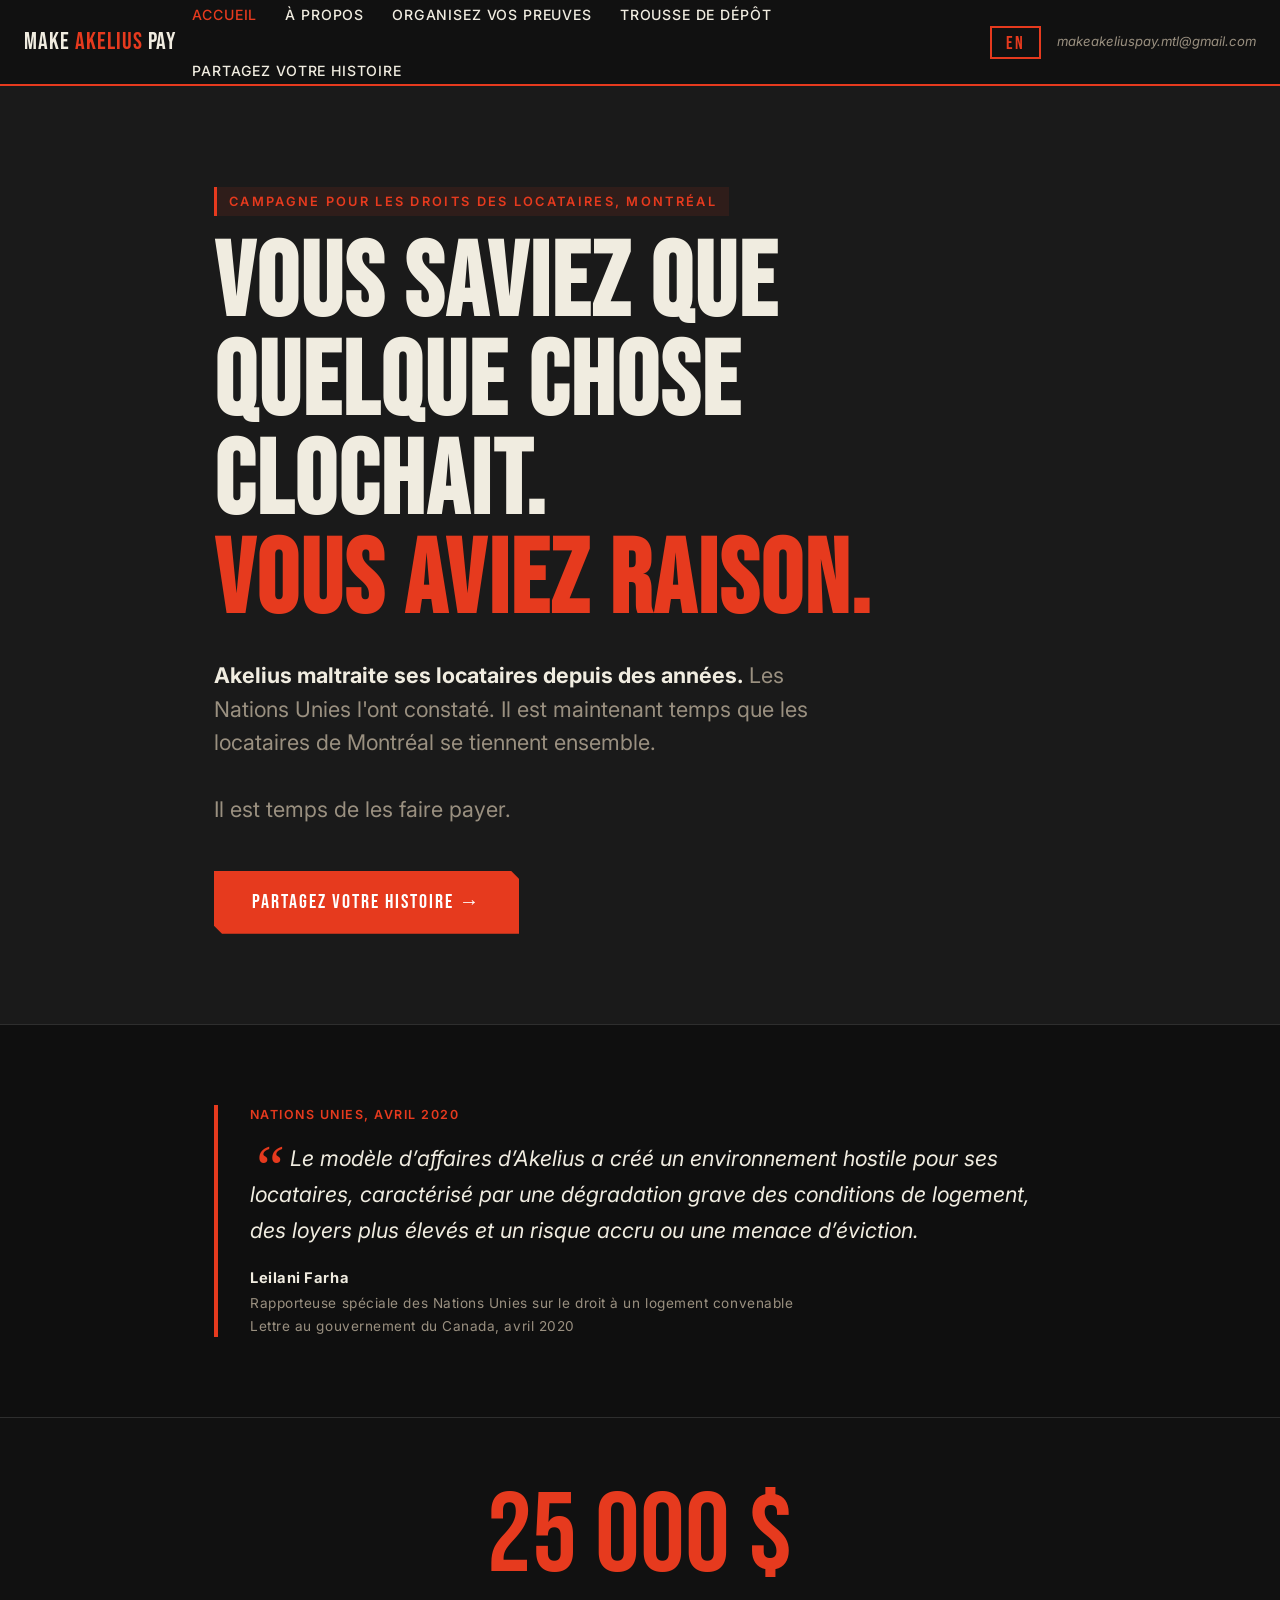
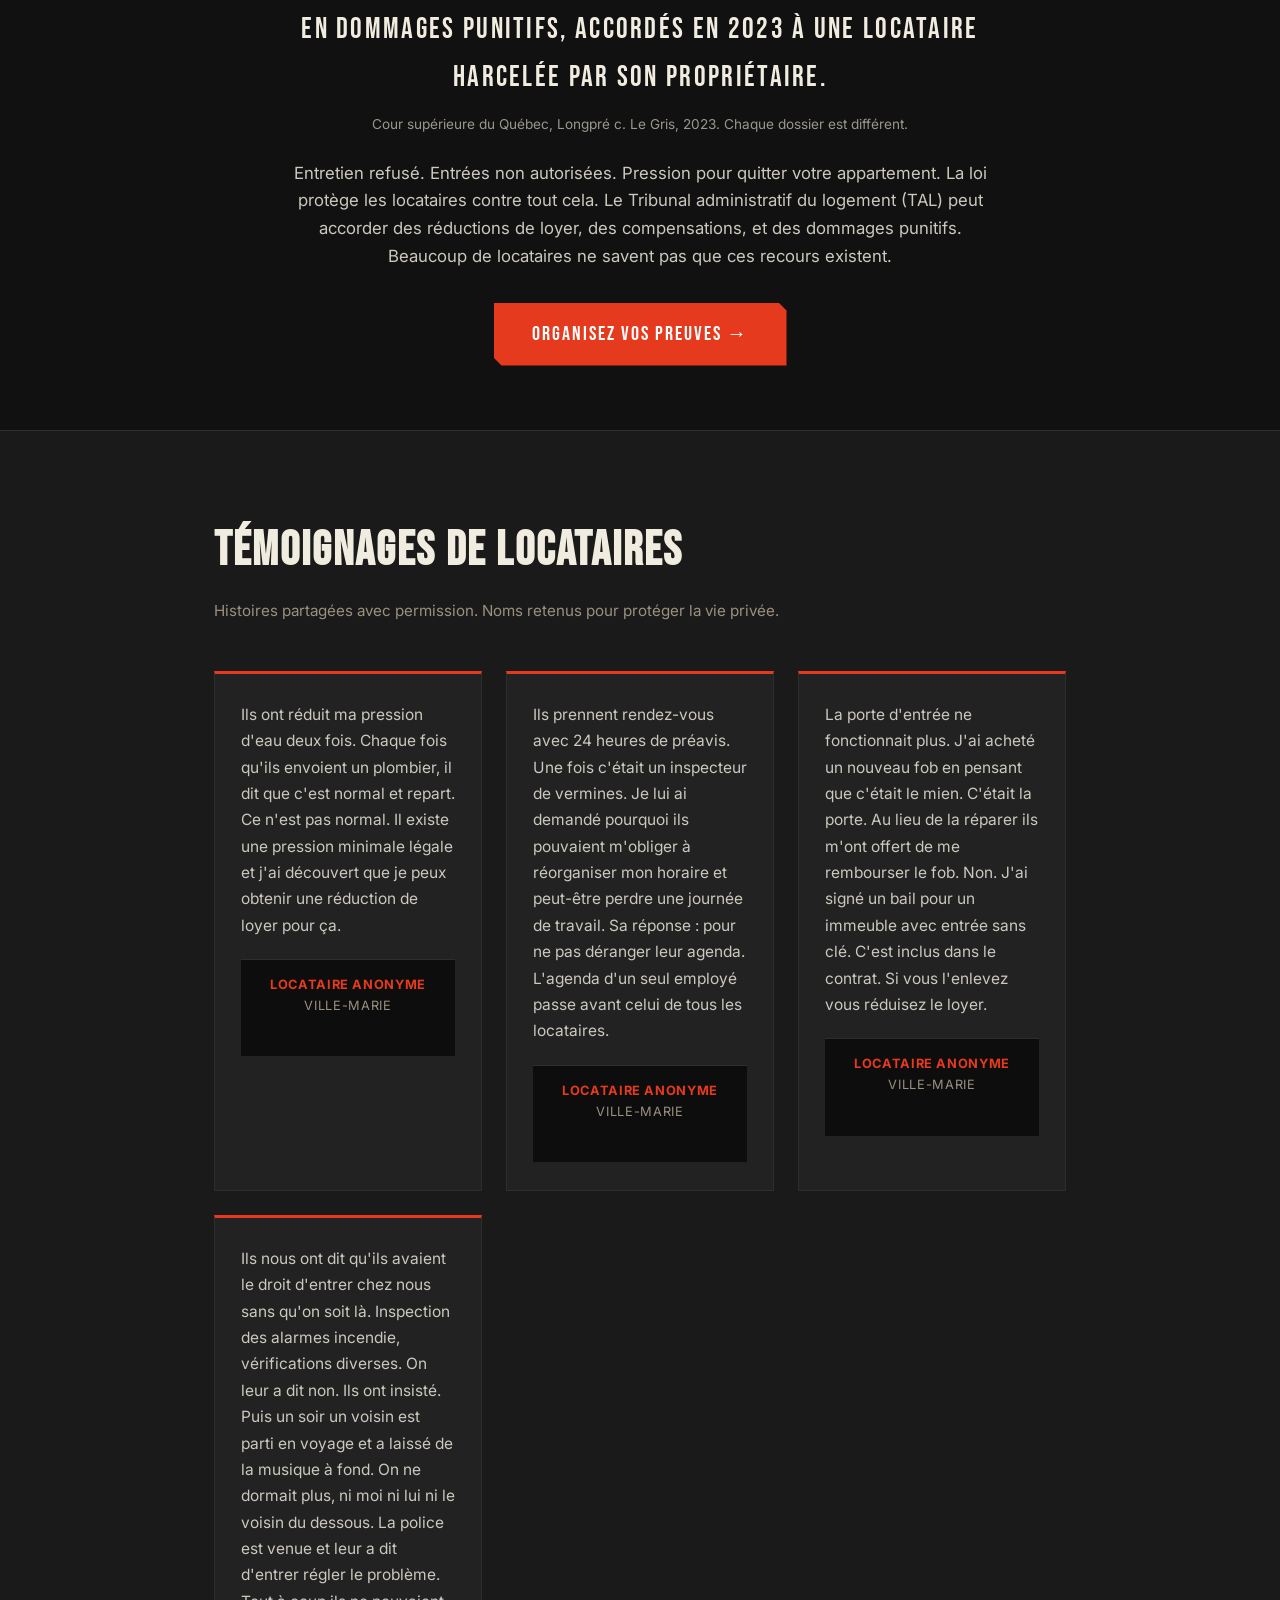
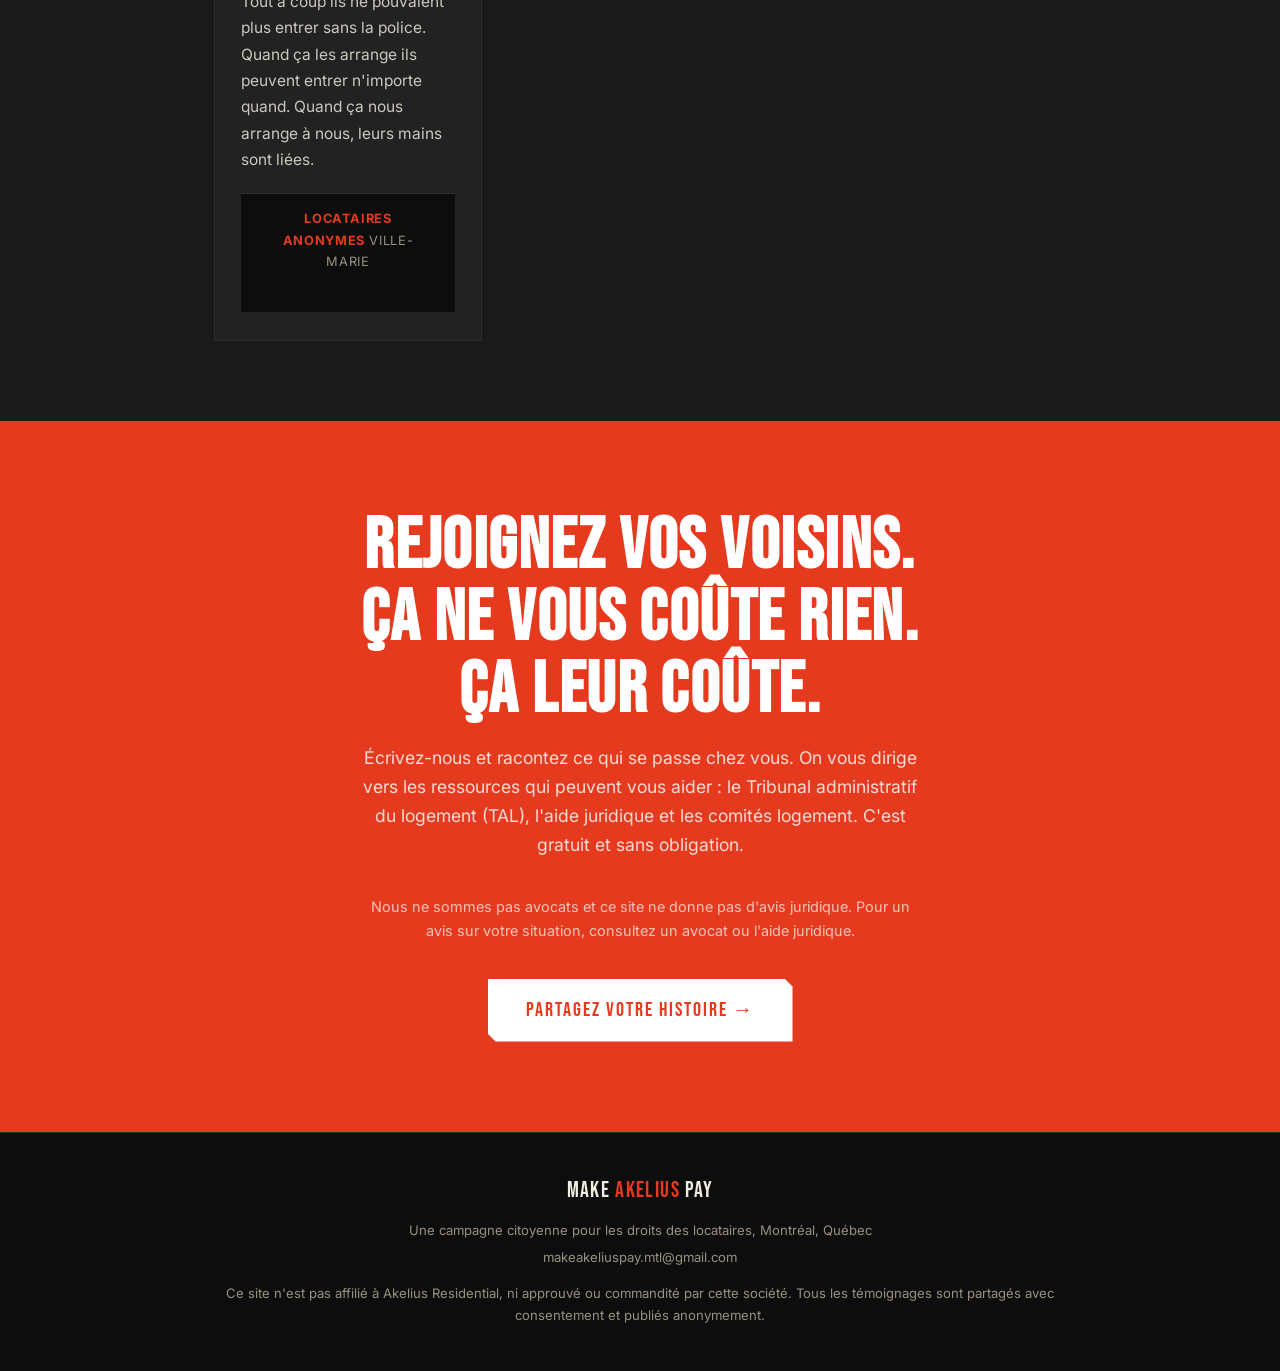
<file: index.html>
<!DOCTYPE html>
<html lang="fr-CA">
<head>
  <meta charset="UTF-8" />
  <meta name="viewport" content="width=device-width, initial-scale=1.0" />
  <title>Make Akelius Pay · Droits des locataires, Montréal</title>
  <meta name="description" content="Une campagne citoyenne contre Akelius Residential à Montréal. L'ONU a dénoncé leurs abus. Il est temps que les locataires parlent." />
  <meta property="og:title" content="Make Akelius Pay" />
  <meta property="og:description" content="Akelius a été formellement accusé de violer les droits humains de ses locataires par les Nations Unies. Rejoignez vos voisins." />
  <meta property="og:url" content="https://makeakeliuspay.ca" />
  <link rel="canonical" href="https://makeakeliuspay.ca/" />
  <link rel="icon" href="/favicon.svg" type="image/svg+xml" />
  <link rel="stylesheet" href="style.css" />
  <script src="lang.js"></script>
</head>
<body>

  <!-- ── NAVBAR ─────────────────────────────────────────── -->
  <nav role="navigation" aria-label="Navigation principale">
    <a href="index.html" class="nav-brand">Make <span>Akelius</span> Pay</a>

    <button class="nav-toggle" aria-label="Ouvrir le menu" aria-expanded="false" onclick="toggleNav(this)">
      <span></span>
      <span></span>
      <span></span>
    </button>

    <ul class="nav-links" id="nav-links">
      <li><a href="index.html" class="active" data-fr="Accueil" data-en="Home">Accueil</a></li>
      <li><a href="about.html" data-fr="À propos" data-en="About">À propos</a></li>
      <li><a href="evaluer.html" data-fr="Organisez vos preuves" data-en="Organize Your Evidence">Organisez vos preuves</a></li>
      <li><a href="trousse.html" data-fr="Trousse de dépôt" data-en="Filing Kit">Trousse de dépôt</a></li>
      <li><a href="submit.html" data-fr="Partagez votre histoire" data-en="Share Your Story">Partagez votre histoire</a></li>
    </ul>

    <button class="lang-switch" id="lang-switch" aria-label="Switch language">EN</button>

    <span class="nav-email">
      <a href="mailto:makeakeliuspay.mtl@gmail.com">makeakeliuspay.mtl@gmail.com</a>
    </span>
  </nav>

  <main>

    <!-- ── HERO ───────────────────────────────────────────── -->
    <section class="hero" aria-labelledby="hero-heading">
      <div class="hero-inner">
        <div class="hero-eyebrow"
          data-fr="Campagne pour les droits des locataires, Montréal"
          data-en="Montreal Tenant Rights Campaign">
          Campagne pour les droits des locataires, Montréal
        </div>
        <h1 id="hero-heading"
          data-fr-html="Vous saviez que<br />quelque chose clochait.<br /><em>Vous aviez raison.</em>"
          data-en-html="You knew something<br />was wrong.<br /><em>You were right.</em>">
          Vous saviez que<br />quelque chose clochait.<br /><em>Vous aviez raison.</em>
        </h1>
        <p class="hero-sub"
          data-fr-html="<strong>Akelius maltraite ses locataires depuis des années.</strong> Les Nations Unies l'ont constaté. Il est maintenant temps que les locataires de Montréal se tiennent ensemble.<br /><br />Il est temps de les faire payer."
          data-en-html="<strong>Akelius has been abusing tenants for years.</strong> The United Nations took notice. Now it's time for tenants across Montreal to stand together.<br /><br />Time to make them pay.">
          <strong>Akelius maltraite ses locataires depuis des années.</strong> Les Nations Unies l'ont constaté. Il est maintenant temps que les locataires de Montréal se tiennent ensemble.<br /><br />Il est temps de les faire payer.
        </p>
        <a href="submit.html" class="btn"
          data-fr="Partagez votre histoire →"
          data-en="Share Your Story →">
          Partagez votre histoire →
        </a>
      </div>
    </section>

    <!-- ── UN QUOTE ───────────────────────────────────────── -->
    <section class="un-quote" aria-labelledby="quote-label">
      <div class="un-quote-inner">
        <div class="quote-bar" aria-hidden="true"></div>
        <div class="quote-content">
          <p id="quote-label"
            style="font-size:0.78rem;letter-spacing:0.12em;text-transform:uppercase;color:var(--red);font-weight:600;margin-bottom:16px;"
            data-fr="Nations Unies, avril 2020"
            data-en="United Nations, April 2020">
            Nations Unies, avril 2020
          </p>
          <blockquote
            data-fr-html="Le mod&egrave;le d&rsquo;affaires d&rsquo;Akelius a cr&eacute;&eacute; un environnement hostile pour ses locataires, caract&eacute;ris&eacute; par une d&eacute;gradation grave des conditions de logement, des loyers plus &eacute;lev&eacute;s et un risque accru ou une menace d&rsquo;&eacute;viction."
            data-en-html="Akelius&rsquo;s business model has created a hostile environment for its tenants through a severe degradation of housing conditions, higher rents and increased risk or threat of eviction.">
            Le modèle d'affaires d'Akelius a créé un environnement hostile pour ses locataires, caractérisé par une dégradation grave des conditions de logement, des loyers plus élevés et un risque accru ou une menace d'éviction.
          </blockquote>
          <p class="quote-attribution">
            <strong>Leilani Farha</strong>
            <span
              data-fr="Rapporteuse spéciale des Nations Unies sur le droit à un logement convenable"
              data-en="UN Special Rapporteur on the Right to Adequate Housing">
              Rapporteuse spéciale des Nations Unies sur le droit à un logement convenable
            </span>
            <br />
            <span
              data-fr="Lettre au gouvernement du Canada, avril 2020"
              data-en="Letter to the Government of Canada, April 2020">
              Lettre au gouvernement du Canada, avril 2020
            </span>
          </p>
        </div>
      </div>
    </section>

    <!-- ── TAL CALLOUT ──────────────────────────────────────── -->
    <section style="background:#111;padding:64px 24px;text-align:center;">
      <div style="max-width:720px;margin:0 auto;">
        <div style="font-family:'Bebas Neue',sans-serif;font-size:clamp(3.5rem,10vw,7rem);color:var(--red);line-height:1;">25 000 $</div>
        <p style="font-family:'Bebas Neue',sans-serif;font-size:clamp(1.2rem,3vw,1.8rem);letter-spacing:0.08em;color:var(--text);margin:12px 0 24px;"
          data-fr="EN DOMMAGES PUNITIFS, ACCORDÉS EN 2023 À UNE LOCATAIRE HARCELÉE PAR SON PROPRIÉTAIRE."
          data-en="IN PUNITIVE DAMAGES, AWARDED IN 2023 TO A TENANT HARASSED BY HER LANDLORD.">
          EN DOMMAGES PUNITIFS, ACCORDÉS EN 2023 À UNE LOCATAIRE HARCELÉE PAR SON PROPRIÉTAIRE.
        </p>
        <p style="color:#9a968c;font-size:0.85rem;margin:-12px 0 24px;"
          data-fr="Cour supérieure du Québec, Longpré c. Le Gris, 2023. Chaque dossier est différent."
          data-en="Quebec Superior Court, Longpré v. Le Gris, 2023. Every case is different.">
          Cour supérieure du Québec, Longpré c. Le Gris, 2023. Chaque dossier est différent.
        </p>
        <p style="color:#ccc8be;font-size:1.05rem;margin-bottom:32px;"
          data-fr="Entretien refusé. Entrées non autorisées. Pression pour quitter votre appartement. La loi protège les locataires contre tout cela. Le Tribunal administratif du logement (TAL) peut accorder des réductions de loyer, des compensations, et des dommages punitifs. Beaucoup de locataires ne savent pas que ces recours existent."
          data-en="Refused maintenance. Unauthorized entries. Pressure to leave your apartment. The law protects tenants against all of this. The Tribunal administratif du logement (TAL) can award rent reductions, compensation, and punitive damages. Many tenants don't know these remedies exist.">
          Entretien refusé. Entrées non autorisées. Pression pour quitter votre appartement. La loi protège les locataires contre tout cela. Le Tribunal administratif du logement (TAL) peut accorder des réductions de loyer, des compensations, et des dommages punitifs. Beaucoup de locataires ne savent pas que ces recours existent.
        </p>
        <a href="evaluer.html" class="btn"
          data-fr="Organisez vos preuves →"
          data-en="Organize Your Evidence →">
          Organisez vos preuves →
        </a>
      </div>
    </section>

    <!-- ── TESTIMONIALS ───────────────────────────────────── -->
    <section class="testimonials" aria-labelledby="testimonials-heading">
      <div class="container">
        <h2 class="section-label" id="testimonials-heading"
          data-fr="Témoignages de locataires"
          data-en="Tenants Speak">
          Témoignages de locataires
        </h2>
        <p class="section-sub"
          data-fr="Histoires partagées avec permission. Noms retenus pour protéger la vie privée."
          data-en="Stories shared with permission. Names withheld to protect privacy.">
          Histoires partagées avec permission. Noms retenus pour protéger la vie privée.
        </p>

        <div class="testimonials-grid">

          <article class="testimonial-card">
            <p data-fr="Ils ont réduit ma pression d'eau deux fois. Chaque fois qu'ils envoient un plombier, il dit que c'est normal et repart. Ce n'est pas normal. Il existe une pression minimale légale et j'ai découvert que je peux obtenir une réduction de loyer pour ça."
               data-en="They lowered my water pressure twice. Every time they send a plumber, he says it's normal and leaves. It's not normal. There's a legal minimum and I just found out I can get my rent reduced for it.">
              Ils ont réduit ma pression d'eau deux fois. Chaque fois qu'ils envoient un plombier, il dit que c'est normal et repart. Ce n'est pas normal. Il existe une pression minimale légale et j'ai découvert que je peux obtenir une réduction de loyer pour ça.
            </p>
            <footer>
              <strong data-fr="Locataire anonyme" data-en="Anonymous tenant">Locataire anonyme</strong>
              <span>Ville-Marie</span>
            </footer>
          </article>

          <article class="testimonial-card">
            <p data-fr="Ils prennent rendez-vous avec 24 heures de préavis. Une fois c'était un inspecteur de vermines. Je lui ai demandé pourquoi ils pouvaient m'obliger à réorganiser mon horaire et peut-être perdre une journée de travail. Sa réponse : pour ne pas déranger leur agenda. L'agenda d'un seul employé passe avant celui de tous les locataires."
               data-en="They book appointments with 24 hours notice. Once it was a pest inspector. I asked why they could force me to rearrange my schedule and possibly lose a sick day. The answer: so it didn't impact their schedule. One employee's schedule matters more than all of their tenants combined.">
              Ils prennent rendez-vous avec 24 heures de préavis. Une fois c'était un inspecteur de vermines. Je lui ai demandé pourquoi ils pouvaient m'obliger à réorganiser mon horaire et peut-être perdre une journée de travail. Sa réponse : pour ne pas déranger leur agenda. L'agenda d'un seul employé passe avant celui de tous les locataires.
            </p>
            <footer>
              <strong data-fr="Locataire anonyme" data-en="Anonymous tenant">Locataire anonyme</strong>
              <span>Ville-Marie</span>
            </footer>
          </article>

          <article class="testimonial-card">
            <p data-fr="La porte d'entrée ne fonctionnait plus. J'ai acheté un nouveau fob en pensant que c'était le mien. C'était la porte. Au lieu de la réparer ils m'ont offert de me rembourser le fob. Non. J'ai signé un bail pour un immeuble avec entrée sans clé. C'est inclus dans le contrat. Si vous l'enlevez vous réduisez le loyer."
               data-en="The front door stopped working. I bought a new fob thinking it was mine. It was the door. Instead of fixing it they offered to reimburse me for the fob. No. I signed a lease for a building with keyless entry. That's part of the deal. If you remove it you lower the rent.">
              La porte d'entrée ne fonctionnait plus. J'ai acheté un nouveau fob en pensant que c'était le mien. C'était la porte. Au lieu de la réparer ils m'ont offert de me rembourser le fob. Non. J'ai signé un bail pour un immeuble avec entrée sans clé. C'est inclus dans le contrat. Si vous l'enlevez vous réduisez le loyer.
            </p>
            <footer>
              <strong data-fr="Locataire anonyme" data-en="Anonymous tenant">Locataire anonyme</strong>
              <span>Ville-Marie</span>
            </footer>
          </article>

          <article class="testimonial-card">
            <p data-fr="Ils nous ont dit qu'ils avaient le droit d'entrer chez nous sans qu'on soit là. Inspection des alarmes incendie, vérifications diverses. On leur a dit non. Ils ont insisté. Puis un soir un voisin est parti en voyage et a laissé de la musique à fond. On ne dormait plus, ni moi ni lui ni le voisin du dessous. La police est venue et leur a dit d'entrer régler le problème. Tout à coup ils ne pouvaient plus entrer sans la police. Quand ça les arrange ils peuvent entrer n'importe quand. Quand ça nous arrange à nous, leurs mains sont liées."
               data-en="They told us they had the right to enter our apartments without us there. Fire alarm inspections, routine checks. We said no. They insisted. Then one night a neighbor left for a trip and left music blasting. Nobody on our floor could sleep. The police came and told them to go in and deal with it. Suddenly they couldn't enter without police escort. When it suits them they can enter whenever they want. When it suits us their hands are tied.">
              Ils nous ont dit qu'ils avaient le droit d'entrer chez nous sans qu'on soit là. Inspection des alarmes incendie, vérifications diverses. On leur a dit non. Ils ont insisté. Puis un soir un voisin est parti en voyage et a laissé de la musique à fond. On ne dormait plus, ni moi ni lui ni le voisin du dessous. La police est venue et leur a dit d'entrer régler le problème. Tout à coup ils ne pouvaient plus entrer sans la police. Quand ça les arrange ils peuvent entrer n'importe quand. Quand ça nous arrange à nous, leurs mains sont liées.
            </p>
            <footer>
              <strong data-fr="Locataires anonymes" data-en="Anonymous tenants">Locataires anonymes</strong>
              <span>Ville-Marie</span>
            </footer>
          </article>

        </div>
      </div>
    </section>

    <!-- ── CTA ────────────────────────────────────────────── -->
    <section class="cta-section" aria-labelledby="cta-heading">
      <div class="cta-inner">
        <h2 id="cta-heading"
          data-fr-html="Rejoignez vos voisins.<br />Ça ne vous coûte rien.<br />Ça leur coûte."
          data-en-html="Join your neighbours.<br />It costs you nothing.<br />It costs them.">
          Rejoignez vos voisins.<br />Ça ne vous coûte rien.<br />Ça leur coûte.
        </h2>
        <p data-fr="Écrivez-nous et racontez ce qui se passe chez vous. On vous dirige vers les ressources qui peuvent vous aider : le Tribunal administratif du logement (TAL), l'aide juridique et les comités logement. C'est gratuit et sans obligation."
           data-en="Write to us and tell us what's happening in your home. We point you to the people who can help: the housing tribunal (TAL), legal aid and local housing committees. Free, with no obligation.">
          Écrivez-nous et racontez ce qui se passe chez vous. On vous dirige vers les ressources qui peuvent vous aider : le Tribunal administratif du logement (TAL), l'aide juridique et les comités logement. C'est gratuit et sans obligation.
        </p>
        <p style="font-size:0.85em;opacity:0.85;"
           data-fr="Nous ne sommes pas avocats et ce site ne donne pas d'avis juridique. Pour un avis sur votre situation, consultez un avocat ou l'aide juridique."
           data-en="We are not lawyers and this site does not give legal advice. For advice on your situation, talk to a lawyer or legal aid.">
          Nous ne sommes pas avocats et ce site ne donne pas d'avis juridique. Pour un avis sur votre situation, consultez un avocat ou l'aide juridique.
        </p>
        <a href="submit.html" class="btn btn-white"
          data-fr="Partagez votre histoire →"
          data-en="Share Your Story →">
          Partagez votre histoire →
        </a>
      </div>
    </section>

  </main>

  <!-- ── FOOTER ─────────────────────────────────────────── -->
  <footer>
    <div class="footer-inner">
      <div class="footer-brand">Make <span>Akelius</span> Pay</div>
      <p data-fr="Une campagne citoyenne pour les droits des locataires, Montréal, Québec"
         data-en="A grassroots tenant rights campaign, Montreal, Québec">
        Une campagne citoyenne pour les droits des locataires, Montréal, Québec
      </p>
      <p>
        <a href="mailto:makeakeliuspay.mtl@gmail.com">makeakeliuspay.mtl@gmail.com</a>
      </p>
      <p style="margin-top:14px;"
        data-fr="Ce site n'est pas affilié à Akelius Residential, ni approuvé ou commandité par cette société. Tous les témoignages sont partagés avec consentement et publiés anonymement."
        data-en="This site is not affiliated with, endorsed by, or sponsored by Akelius Residential. All tenant stories are shared with consent and published anonymously.">
        Ce site n'est pas affilié à Akelius Residential, ni approuvé ou commandité par cette société. Tous les témoignages sont partagés avec consentement et publiés anonymement.
      </p>
    </div>
  </footer>

  <script>
    function toggleNav(btn) {
      var links = document.getElementById('nav-links');
      var isOpen = links.classList.toggle('open');
      btn.setAttribute('aria-expanded', isOpen);
    }
  </script>

</body>
</html>
</file>
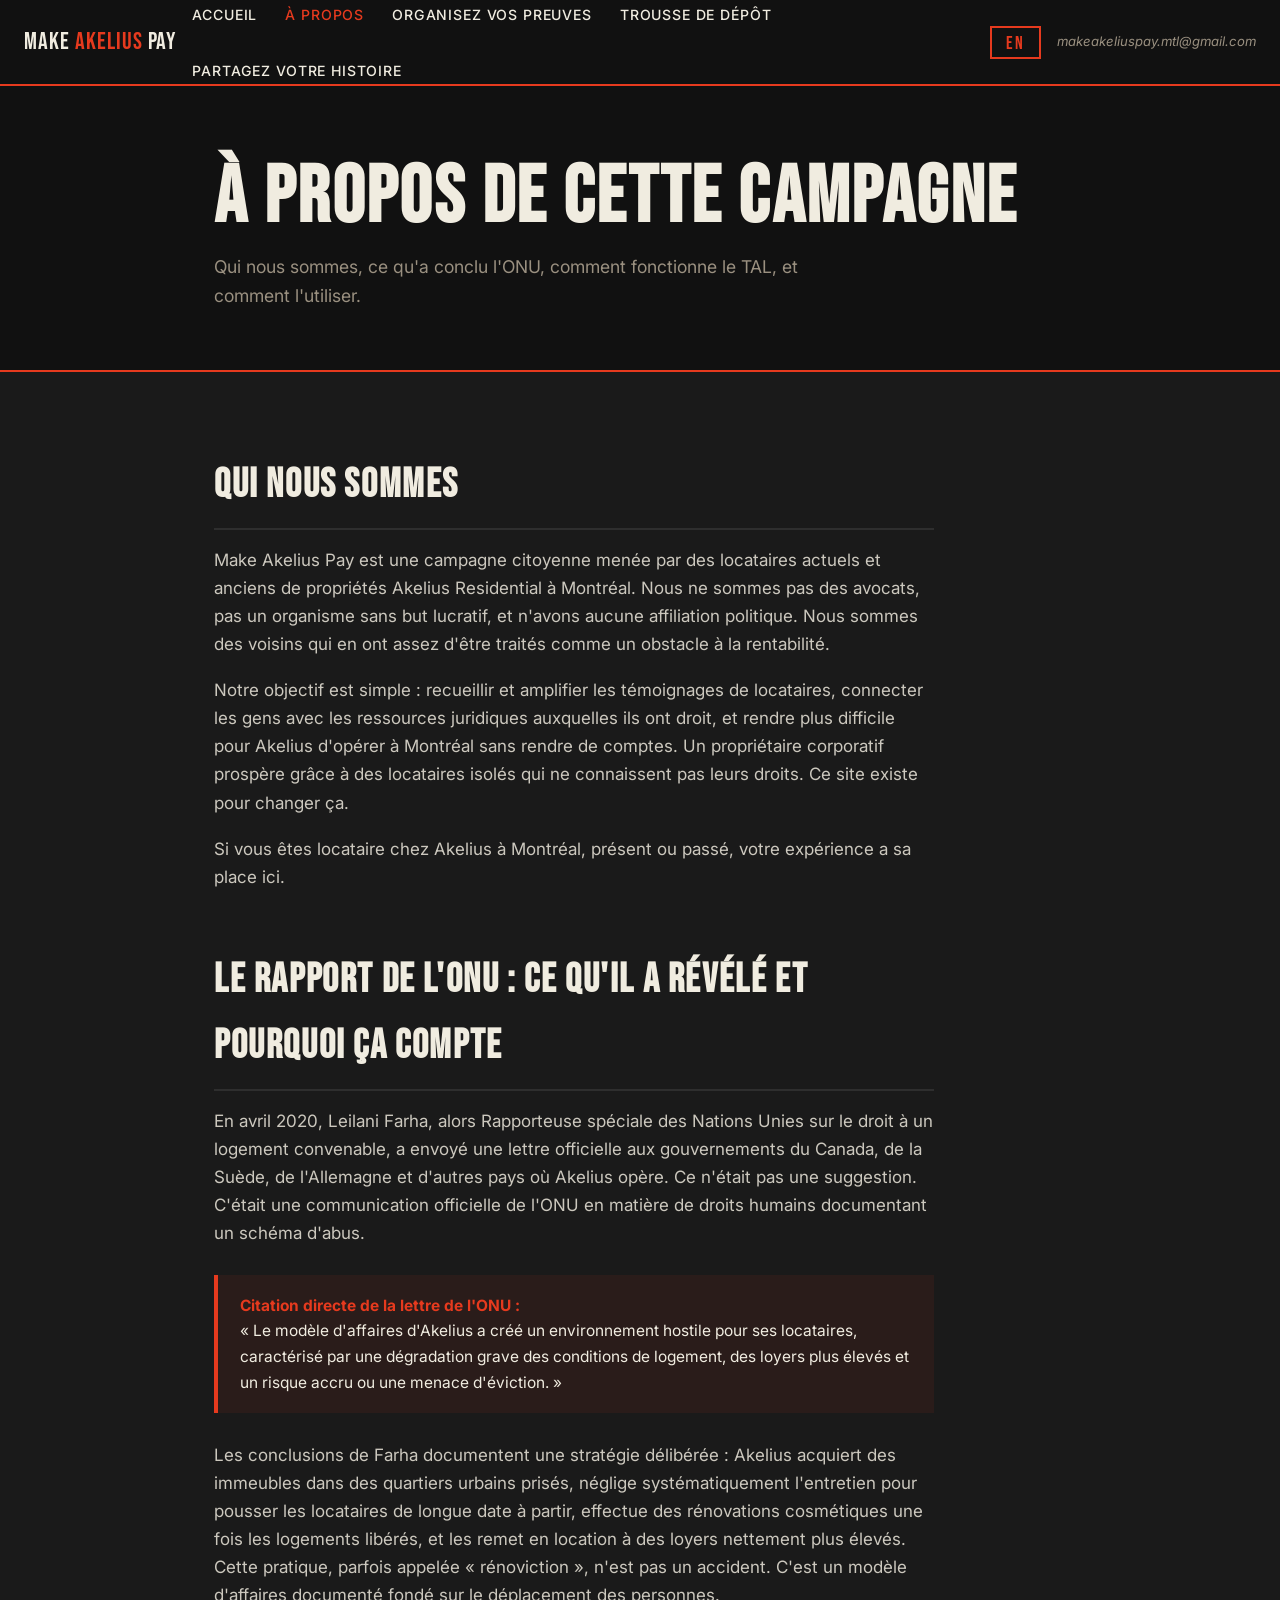
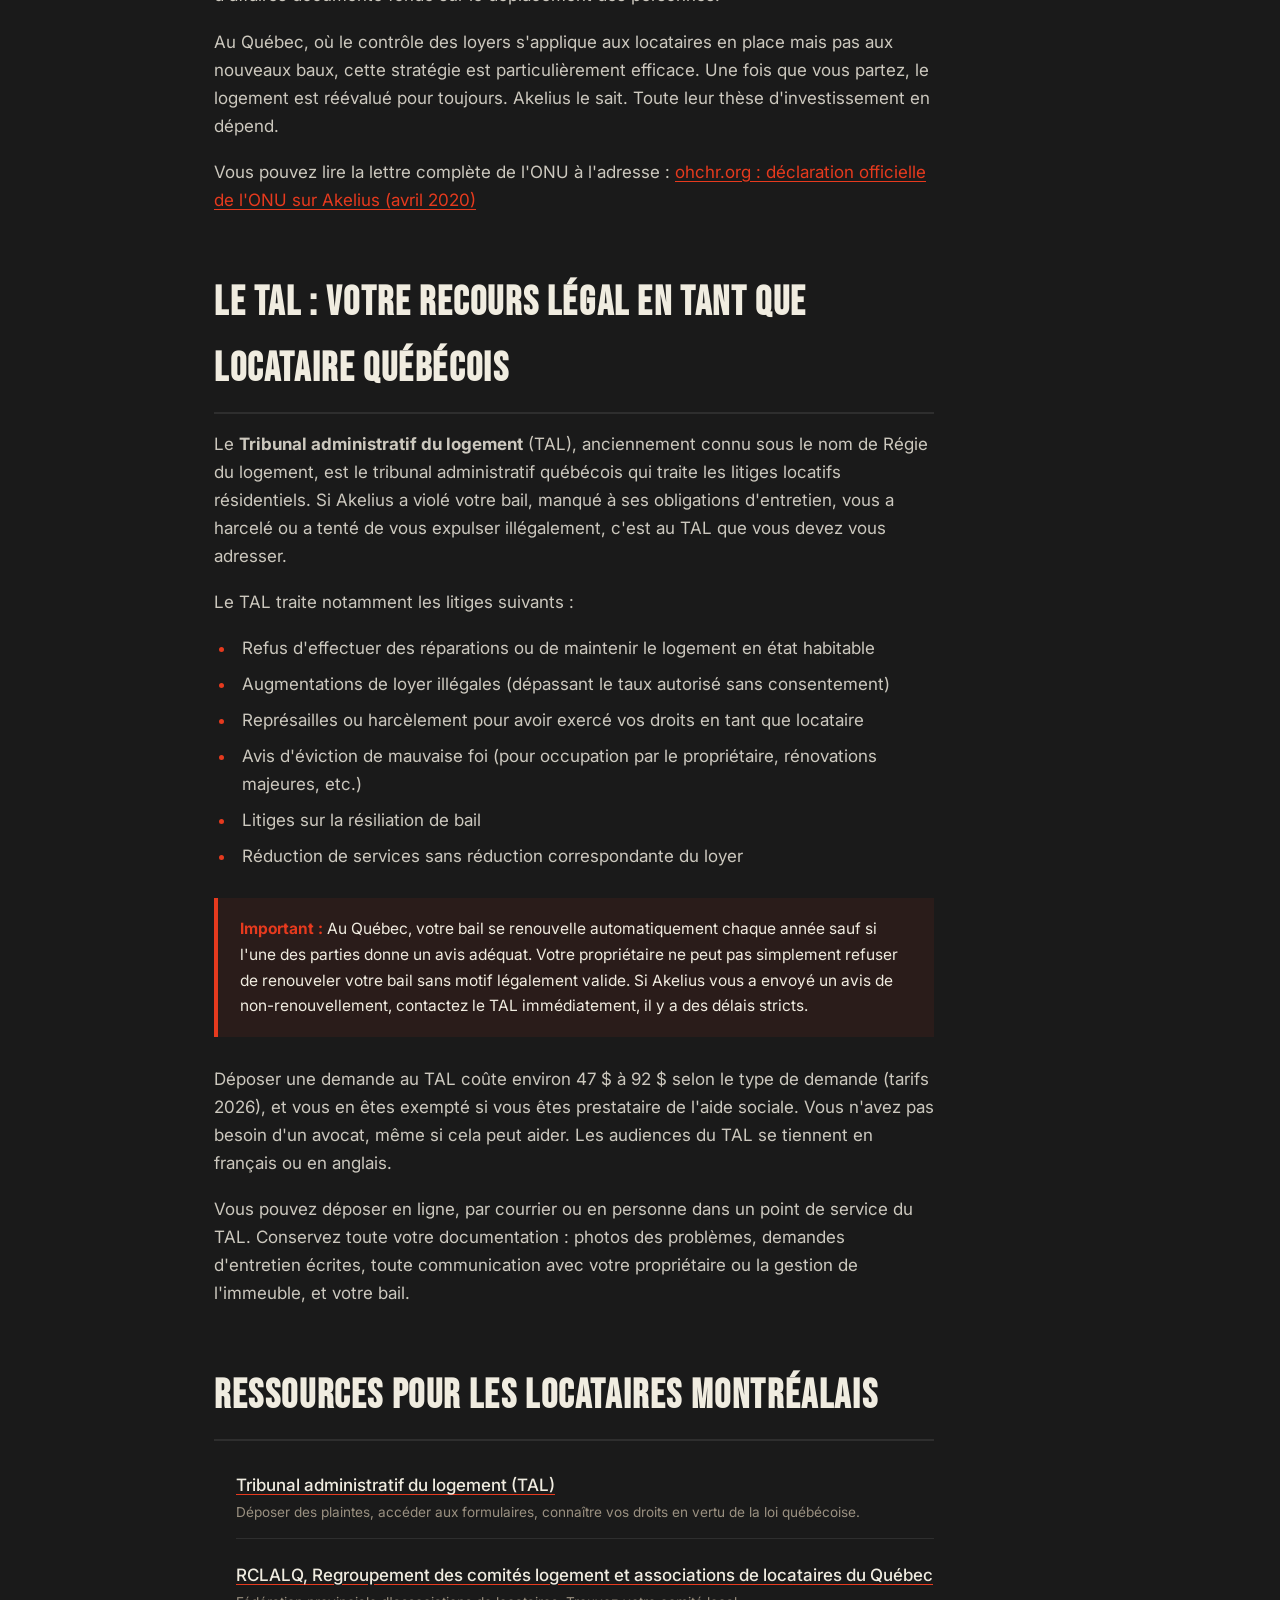
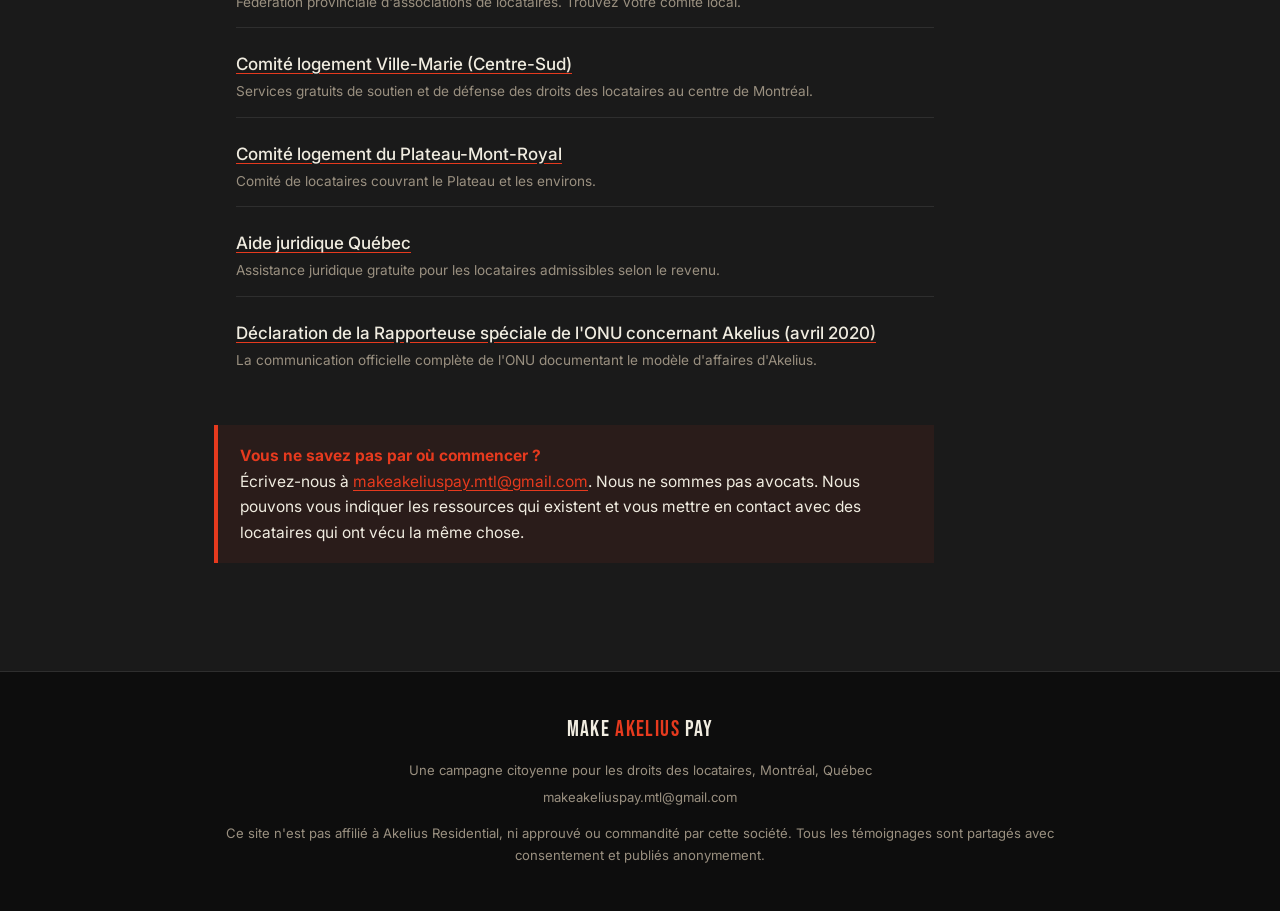
<file: about.html>
<!DOCTYPE html>
<html lang="fr-CA">
<head>
  <meta charset="UTF-8" />
  <meta name="viewport" content="width=device-width, initial-scale=1.0" />
  <title>À propos · Make Akelius Pay</title>
  <meta name="description" content="Qui nous sommes, ce qu'a trouvé le rapport de l'ONU, comment fonctionne le TAL, et où les locataires montréalais peuvent obtenir de l'aide." />
  <link rel="canonical" href="https://makeakeliuspay.ca/about.html" />
  <link rel="stylesheet" href="style.css" />
  <script src="lang.js"></script>
</head>
<body>

  <!-- ── NAVBAR ─────────────────────────────────────────── -->
  <nav role="navigation" aria-label="Navigation principale">
    <a href="index.html" class="nav-brand">Make <span>Akelius</span> Pay</a>

    <button class="nav-toggle" aria-label="Ouvrir le menu" aria-expanded="false" onclick="toggleNav(this)">
      <span></span>
      <span></span>
      <span></span>
    </button>

    <ul class="nav-links" id="nav-links">
      <li><a href="index.html" data-fr="Accueil" data-en="Home">Accueil</a></li>
      <li><a href="about.html" class="active" data-fr="À propos" data-en="About">À propos</a></li>
      <li><a href="evaluer.html" data-fr="Organisez vos preuves" data-en="Organize Your Evidence">Organisez vos preuves</a></li>
      <li><a href="trousse.html" data-fr="Trousse de dépôt" data-en="Filing Kit">Trousse de dépôt</a></li>
      <li><a href="submit.html" data-fr="Partagez votre histoire" data-en="Share Your Story">Partagez votre histoire</a></li>
    </ul>

    <button class="lang-switch" id="lang-switch" aria-label="Switch language">EN</button>

    <span class="nav-email">
      <a href="mailto:makeakeliuspay.mtl@gmail.com">makeakeliuspay.mtl@gmail.com</a>
    </span>
  </nav>

  <main>

    <!-- ── PAGE HERO ─────────────────────────────────────── -->
    <div class="page-hero">
      <div class="container">
        <h1 data-fr="À propos de cette campagne" data-en="About This Campaign">À propos de cette campagne</h1>
        <p data-fr="Qui nous sommes, ce qu'a conclu l'ONU, comment fonctionne le TAL, et comment l'utiliser."
           data-en="Who we are, what the UN found, how the TAL works, and how to use it.">
          Qui nous sommes, ce qu'a conclu l'ONU, comment fonctionne le TAL, et comment l'utiliser.
        </p>
      </div>
    </div>

    <!-- ── ABOUT CONTENT ──────────────────────────────────── -->
    <section>
      <div class="container">
        <div class="prose">

          <h2 data-fr="Qui nous sommes" data-en="Who We Are">Qui nous sommes</h2>
          <p data-fr="Make Akelius Pay est une campagne citoyenne menée par des locataires actuels et anciens de propriétés Akelius Residential à Montréal. Nous ne sommes pas des avocats, pas un organisme sans but lucratif, et n'avons aucune affiliation politique. Nous sommes des voisins qui en ont assez d'être traités comme un obstacle à la rentabilité."
             data-en="Make Akelius Pay is a grassroots campaign run by current and former tenants of Akelius Residential properties in Montreal. We are not lawyers, not a nonprofit, and not affiliated with any political party. We are neighbours who got tired of being treated as an obstacle to profit.">
            Make Akelius Pay est une campagne citoyenne menée par des locataires actuels et anciens de propriétés Akelius Residential à Montréal. Nous ne sommes pas des avocats, pas un organisme sans but lucratif, et n'avons aucune affiliation politique. Nous sommes des voisins qui en ont assez d'être traités comme un obstacle à la rentabilité.
          </p>
          <p data-fr="Notre objectif est simple : recueillir et amplifier les témoignages de locataires, connecter les gens avec les ressources juridiques auxquelles ils ont droit, et rendre plus difficile pour Akelius d'opérer à Montréal sans rendre de comptes. Un propriétaire corporatif prospère grâce à des locataires isolés qui ne connaissent pas leurs droits. Ce site existe pour changer ça."
             data-en="Our goal is simple: collect and amplify tenant stories, connect people with the legal resources they have a right to use, and make it harder for Akelius to operate in Montreal without accountability. A corporate landlord thrives on isolated tenants who don't know their rights. This site exists to change that.">
            Notre objectif est simple : recueillir et amplifier les témoignages de locataires, connecter les gens avec les ressources juridiques auxquelles ils ont droit, et rendre plus difficile pour Akelius d'opérer à Montréal sans rendre de comptes. Un propriétaire corporatif prospère grâce à des locataires isolés qui ne connaissent pas leurs droits. Ce site existe pour changer ça.
          </p>
          <p data-fr="Si vous êtes locataire chez Akelius à Montréal, présent ou passé, votre expérience a sa place ici."
             data-en="If you are an Akelius tenant in Montreal, past or present, your experience belongs here.">
            Si vous êtes locataire chez Akelius à Montréal, présent ou passé, votre expérience a sa place ici.
          </p>

          <h2 data-fr="Le rapport de l'ONU : ce qu'il a révélé et pourquoi ça compte"
              data-en="The UN Report: What It Found and Why It Matters">
            Le rapport de l'ONU : ce qu'il a révélé et pourquoi ça compte
          </h2>
          <p data-fr="En avril 2020, Leilani Farha, alors Rapporteuse spéciale des Nations Unies sur le droit à un logement convenable, a envoyé une lettre officielle aux gouvernements du Canada, de la Suède, de l'Allemagne et d'autres pays où Akelius opère. Ce n'était pas une suggestion. C'était une communication officielle de l'ONU en matière de droits humains documentant un schéma d'abus."
             data-en="In April 2020, Leilani Farha, then serving as the United Nations Special Rapporteur on the Right to Adequate Housing, sent a formal letter to the governments of Canada, Sweden, Germany, and other countries where Akelius operates. The letter was not a suggestion. It was an official UN human rights communication documenting a pattern of abuse.">
            En avril 2020, Leilani Farha, alors Rapporteuse spéciale des Nations Unies sur le droit à un logement convenable, a envoyé une lettre officielle aux gouvernements du Canada, de la Suède, de l'Allemagne et d'autres pays où Akelius opère. Ce n'était pas une suggestion. C'était une communication officielle de l'ONU en matière de droits humains documentant un schéma d'abus.
          </p>

          <div class="callout">
            <strong data-fr="Citation directe de la lettre de l'ONU :"
                    data-en="Direct quote from the UN letter:">
              Citation directe de la lettre de l'ONU :
            </strong><br />
            <span data-fr="« Le modèle d'affaires d'Akelius a créé un environnement hostile pour ses locataires, caractérisé par une dégradation grave des conditions de logement, des loyers plus élevés et un risque accru ou une menace d'éviction. »"
                  data-en="&ldquo;Akelius's business model has created a hostile environment for its tenants through a severe degradation of housing conditions, higher rents and increased risk or threat of eviction.&rdquo;">
              « Le modèle d'affaires d'Akelius a créé un environnement hostile pour ses locataires, caractérisé par une dégradation grave des conditions de logement, des loyers plus élevés et un risque accru ou une menace d'éviction. »
            </span>
          </div>

          <p data-fr="Les conclusions de Farha documentent une stratégie délibérée : Akelius acquiert des immeubles dans des quartiers urbains prisés, néglige systématiquement l'entretien pour pousser les locataires de longue date à partir, effectue des rénovations cosmétiques une fois les logements libérés, et les remet en location à des loyers nettement plus élevés. Cette pratique, parfois appelée « rénoviction », n'est pas un accident. C'est un modèle d'affaires documenté fondé sur le déplacement des personnes."
             data-en="Farha's findings documented a deliberate strategy: Akelius acquires buildings in desirable urban neighbourhoods, systematically neglects maintenance to pressure long-term tenants out, performs cosmetic renovations once units are vacant, and re-lists them at dramatically higher rents. This practice, sometimes called &ldquo;renoviction&rdquo;, is not an accident. It is a documented business model built on displacing people.">
            Les conclusions de Farha documentent une stratégie délibérée : Akelius acquiert des immeubles dans des quartiers urbains prisés, néglige systématiquement l'entretien pour pousser les locataires de longue date à partir, effectue des rénovations cosmétiques une fois les logements libérés, et les remet en location à des loyers nettement plus élevés. Cette pratique, parfois appelée « rénoviction », n'est pas un accident. C'est un modèle d'affaires documenté fondé sur le déplacement des personnes.
          </p>
          <p data-fr="Au Québec, où le contrôle des loyers s'applique aux locataires en place mais pas aux nouveaux baux, cette stratégie est particulièrement efficace. Une fois que vous partez, le logement est réévalué pour toujours. Akelius le sait. Toute leur thèse d'investissement en dépend."
             data-en="In Quebec, where rent control applies to sitting tenants but not to new leases, this strategy is especially effective. Once you leave, the unit is repriced forever. Akelius knows this. Their entire investment thesis depends on it.">
            Au Québec, où le contrôle des loyers s'applique aux locataires en place mais pas aux nouveaux baux, cette stratégie est particulièrement efficace. Une fois que vous partez, le logement est réévalué pour toujours. Akelius le sait. Toute leur thèse d'investissement en dépend.
          </p>
          <p>
            <span data-fr="Vous pouvez lire la lettre complète de l'ONU à l'adresse :"
                  data-en="You can read the full UN letter at:">
              Vous pouvez lire la lettre complète de l'ONU à l'adresse :
            </span>
            <a href="https://www.ohchr.org/en/press-releases/2020/04/corporate-landlord-abusing-tenants-human-rights-says-un-housing-expert" target="_blank" rel="noopener">
              ohchr.org : déclaration officielle de l'ONU sur Akelius (avril 2020)
            </a>
          </p>

          <h2 data-fr="Le TAL : votre recours légal en tant que locataire québécois"
              data-en="The TAL: Your Legal Recourse as a Quebec Tenant">
            Le TAL : votre recours légal en tant que locataire québécois
          </h2>
          <p>
            <span data-fr-html="Le <strong>Tribunal administratif du logement</strong> (TAL), anciennement connu sous le nom de Régie du logement, est le tribunal administratif québécois qui traite les litiges locatifs résidentiels. Si Akelius a violé votre bail, manqué à ses obligations d'entretien, vous a harcelé ou a tenté de vous expulser illégalement, c'est au TAL que vous devez vous adresser."
                 data-en-html="The <strong>Tribunal administratif du logement</strong> (TAL), formerly known as the Régie du logement, is the Quebec administrative tribunal that handles residential tenancy disputes. If Akelius has violated your lease, failed to maintain your unit, harassed you, or tried to evict you unlawfully, the TAL is where you go.">
              Le <strong>Tribunal administratif du logement</strong> (TAL), anciennement connu sous le nom de Régie du logement, est le tribunal administratif québécois qui traite les litiges locatifs résidentiels. Si Akelius a violé votre bail, manqué à ses obligations d'entretien, vous a harcelé ou a tenté de vous expulser illégalement, c'est au TAL que vous devez vous adresser.
            </span>
          </p>
          <p data-fr="Le TAL traite notamment les litiges suivants :"
             data-en="The TAL handles disputes including:">
            Le TAL traite notamment les litiges suivants :
          </p>
          <ul>
            <li data-fr="Refus d'effectuer des réparations ou de maintenir le logement en état habitable"
                data-en="Failure to make repairs or maintain the unit in habitable condition">
              Refus d'effectuer des réparations ou de maintenir le logement en état habitable
            </li>
            <li data-fr="Augmentations de loyer illégales (dépassant le taux autorisé sans consentement)"
                data-en="Unlawful rent increases (exceeding the allowed rate without consent)">
              Augmentations de loyer illégales (dépassant le taux autorisé sans consentement)
            </li>
            <li data-fr="Représailles ou harcèlement pour avoir exercé vos droits en tant que locataire"
                data-en="Reprisal or harassment for exercising your rights as a tenant">
              Représailles ou harcèlement pour avoir exercé vos droits en tant que locataire
            </li>
            <li data-fr="Avis d'éviction de mauvaise foi (pour occupation par le propriétaire, rénovations majeures, etc.)"
                data-en="Bad-faith eviction notices (for owner occupancy, major renovations, etc.)">
              Avis d'éviction de mauvaise foi (pour occupation par le propriétaire, rénovations majeures, etc.)
            </li>
            <li data-fr="Litiges sur la résiliation de bail"
                data-en="Lease termination disputes">
              Litiges sur la résiliation de bail
            </li>
            <li data-fr="Réduction de services sans réduction correspondante du loyer"
                data-en="Reduction in rent or services without a corresponding reduction in price">
              Réduction de services sans réduction correspondante du loyer
            </li>
          </ul>

          <div class="callout">
            <strong data-fr="Important :" data-en="Important:">Important :</strong>
            <span data-fr=" Au Québec, votre bail se renouvelle automatiquement chaque année sauf si l'une des parties donne un avis adéquat. Votre propriétaire ne peut pas simplement refuser de renouveler votre bail sans motif légalement valide. Si Akelius vous a envoyé un avis de non-renouvellement, contactez le TAL immédiatement, il y a des délais stricts."
                  data-en=" In Quebec, your lease renews automatically each year unless one party gives proper notice. Your landlord cannot simply refuse to renew your lease without a legally valid reason. If Akelius has sent you a non-renewal notice, contact the TAL immediately, there are strict deadlines.">
              Au Québec, votre bail se renouvelle automatiquement chaque année sauf si l'une des parties donne un avis adéquat. Votre propriétaire ne peut pas simplement refuser de renouveler votre bail sans motif légalement valide. Si Akelius vous a envoyé un avis de non-renouvellement, contactez le TAL immédiatement, il y a des délais stricts.
            </span>
          </div>

          <p data-fr="Déposer une demande au TAL coûte environ 47 $ à 92 $ selon le type de demande (tarifs 2026), et vous en êtes exempté si vous êtes prestataire de l'aide sociale. Vous n'avez pas besoin d'un avocat, même si cela peut aider. Les audiences du TAL se tiennent en français ou en anglais."
             data-en="Filing at the TAL costs about $47 to $92 depending on the type of application (2026 rates), and you are exempt if you receive last-resort financial assistance (welfare). You do not need a lawyer, though one can help. TAL hearings are conducted in French or English.">
            Déposer une demande au TAL coûte environ 47 $ à 92 $ selon le type de demande (tarifs 2026), et vous en êtes exempté si vous êtes prestataire de l'aide sociale. Vous n'avez pas besoin d'un avocat, même si cela peut aider. Les audiences du TAL se tiennent en français ou en anglais.
          </p>
          <p data-fr="Vous pouvez déposer en ligne, par courrier ou en personne dans un point de service du TAL. Conservez toute votre documentation : photos des problèmes, demandes d'entretien écrites, toute communication avec votre propriétaire ou la gestion de l'immeuble, et votre bail."
             data-en="You can file online, by mail, or in person at a TAL service point. Keep all your documentation: photos of deficiencies, written maintenance requests, any communication with your landlord or building management, and your lease.">
            Vous pouvez déposer en ligne, par courrier ou en personne dans un point de service du TAL. Conservez toute votre documentation : photos des problèmes, demandes d'entretien écrites, toute communication avec votre propriétaire ou la gestion de l'immeuble, et votre bail.
          </p>

          <h2 data-fr="Ressources pour les locataires montréalais"
              data-en="Resources for Montreal Tenants">
            Ressources pour les locataires montréalais
          </h2>

          <ul class="resource-list">
            <li>
              <a href="https://www.tal.gouv.qc.ca/" target="_blank" rel="noopener"
                data-fr="Tribunal administratif du logement (TAL)"
                data-en="Tribunal administratif du logement (TAL)">
                Tribunal administratif du logement (TAL)
              </a>
              <span class="resource-desc"
                data-fr="Déposer des plaintes, accéder aux formulaires, connaître vos droits en vertu de la loi québécoise."
                data-en="File complaints, access forms, read your rights under Quebec law.">
                Déposer des plaintes, accéder aux formulaires, connaître vos droits en vertu de la loi québécoise.
              </span>
            </li>
            <li>
              <a href="https://rclalq.qc.ca/" target="_blank" rel="noopener">
                RCLALQ, Regroupement des comités logement et associations de locataires du Québec
              </a>
              <span class="resource-desc"
                data-fr="Fédération provinciale d'associations de locataires. Trouvez votre comité local."
                data-en="Province-wide federation of tenant associations. Find your local committee.">
                Fédération provinciale d'associations de locataires. Trouvez votre comité local.
              </span>
            </li>
            <li>
              <a href="https://clvm.org/" target="_blank" rel="noopener">
                Comité logement Ville-Marie (Centre-Sud)
              </a>
              <span class="resource-desc"
                data-fr="Services gratuits de soutien et de défense des droits des locataires au centre de Montréal."
                data-en="Free tenant support and advocacy services in central Montreal.">
                Services gratuits de soutien et de défense des droits des locataires au centre de Montréal.
              </span>
            </li>
            <li>
              <a href="https://clpmr.com/" target="_blank" rel="noopener">
                Comité logement du Plateau-Mont-Royal
              </a>
              <span class="resource-desc"
                data-fr="Comité de locataires couvrant le Plateau et les environs."
                data-en="Local tenant committee covering Plateau and surrounding areas.">
                Comité de locataires couvrant le Plateau et les environs.
              </span>
            </li>
            <li>
              <a href="https://www.csj.qc.ca/" target="_blank" rel="noopener"
                data-fr="Aide juridique Québec"
                data-en="Legal Aid Québec (Aide juridique)">
                Aide juridique Québec
              </a>
              <span class="resource-desc"
                data-fr="Assistance juridique gratuite pour les locataires admissibles selon le revenu."
                data-en="Free legal assistance for tenants who qualify based on income.">
                Assistance juridique gratuite pour les locataires admissibles selon le revenu.
              </span>
            </li>
            <li>
              <a href="https://www.ohchr.org/en/press-releases/2020/04/corporate-landlord-abusing-tenants-human-rights-says-un-housing-expert" target="_blank" rel="noopener"
                data-fr="Déclaration de la Rapporteuse spéciale de l'ONU concernant Akelius (avril 2020)"
                data-en="UN Special Rapporteur statement re: Akelius (April 2020)">
                Déclaration de la Rapporteuse spéciale de l'ONU concernant Akelius (avril 2020)
              </a>
              <span class="resource-desc"
                data-fr="La communication officielle complète de l'ONU documentant le modèle d'affaires d'Akelius."
                data-en="The full official UN communication documenting Akelius's business model.">
                La communication officielle complète de l'ONU documentant le modèle d'affaires d'Akelius.
              </span>
            </li>
          </ul>

          <div class="callout" style="margin-top:40px;">
            <strong data-fr="Vous ne savez pas par où commencer ?"
                    data-en="Not sure where to start?">
              Vous ne savez pas par où commencer ?
            </strong><br />
            <span data-fr-html="Écrivez-nous à <a href='mailto:makeakeliuspay.mtl@gmail.com'>makeakeliuspay.mtl@gmail.com</a>. Nous ne sommes pas avocats. Nous pouvons vous indiquer les ressources qui existent et vous mettre en contact avec des locataires qui ont vécu la même chose."
                  data-en-html="Email us at <a href='mailto:makeakeliuspay.mtl@gmail.com'>makeakeliuspay.mtl@gmail.com</a>. We're not lawyers. We can point you to the resources that exist and connect you with tenants who have been through the same process.">
              Écrivez-nous à <a href="mailto:makeakeliuspay.mtl@gmail.com">makeakeliuspay.mtl@gmail.com</a>. Nous ne sommes pas avocats. Nous pouvons vous indiquer les ressources qui existent et vous mettre en contact avec des locataires qui ont vécu la même chose.
            </span>
          </div>

        </div>
      </div>
    </section>

  </main>

  <!-- ── FOOTER ─────────────────────────────────────────── -->
  <footer>
    <div class="footer-inner">
      <div class="footer-brand">Make <span>Akelius</span> Pay</div>
      <p data-fr="Une campagne citoyenne pour les droits des locataires, Montréal, Québec"
         data-en="A grassroots tenant rights campaign, Montreal, Québec">
        Une campagne citoyenne pour les droits des locataires, Montréal, Québec
      </p>
      <p><a href="mailto:makeakeliuspay.mtl@gmail.com">makeakeliuspay.mtl@gmail.com</a></p>
      <p style="margin-top:14px;"
        data-fr="Ce site n'est pas affilié à Akelius Residential, ni approuvé ou commandité par cette société. Tous les témoignages sont partagés avec consentement et publiés anonymement."
        data-en="This site is not affiliated with, endorsed by, or sponsored by Akelius Residential. All tenant stories are shared with consent and published anonymously.">
        Ce site n'est pas affilié à Akelius Residential, ni approuvé ou commandité par cette société. Tous les témoignages sont partagés avec consentement et publiés anonymement.
      </p>
    </div>
  </footer>

  <script>
    function toggleNav(btn) {
      var links = document.getElementById('nav-links');
      var isOpen = links.classList.toggle('open');
      btn.setAttribute('aria-expanded', isOpen);
    }
  </script>

</body>
</html>
</file>
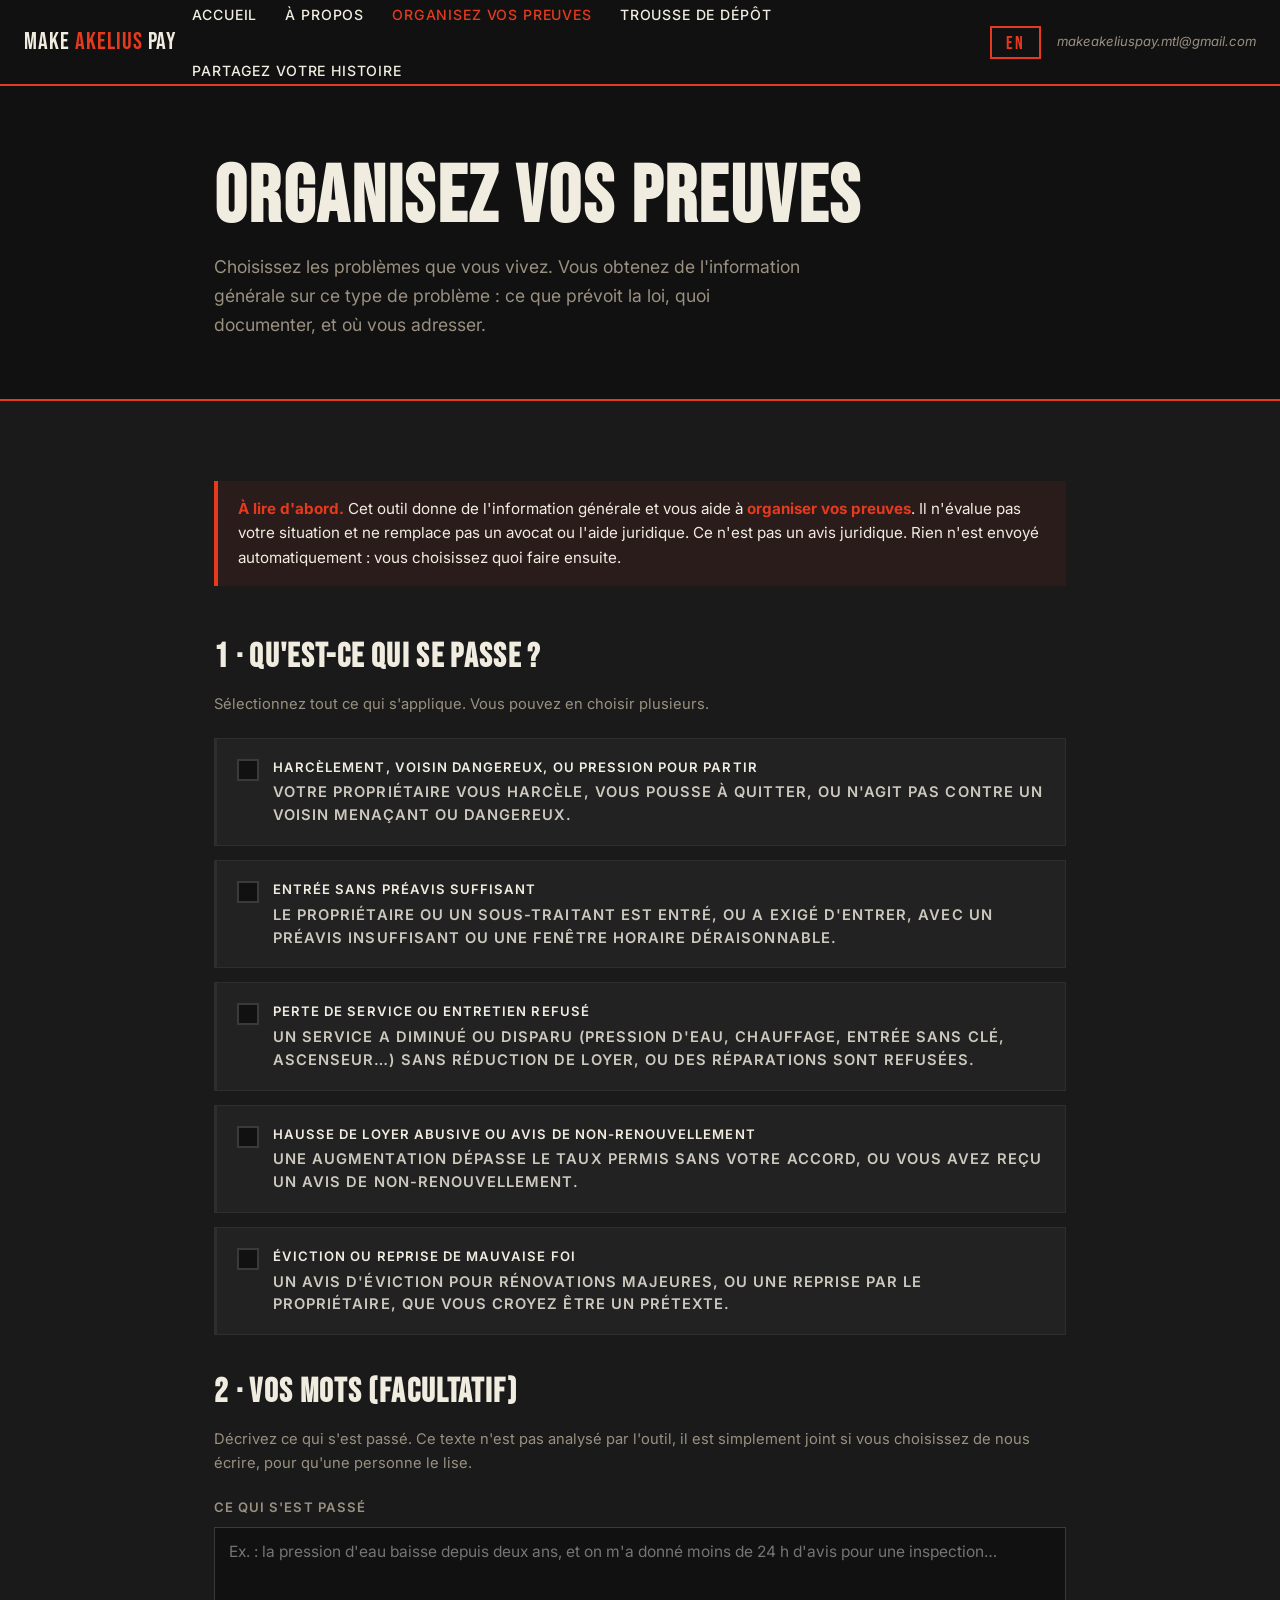
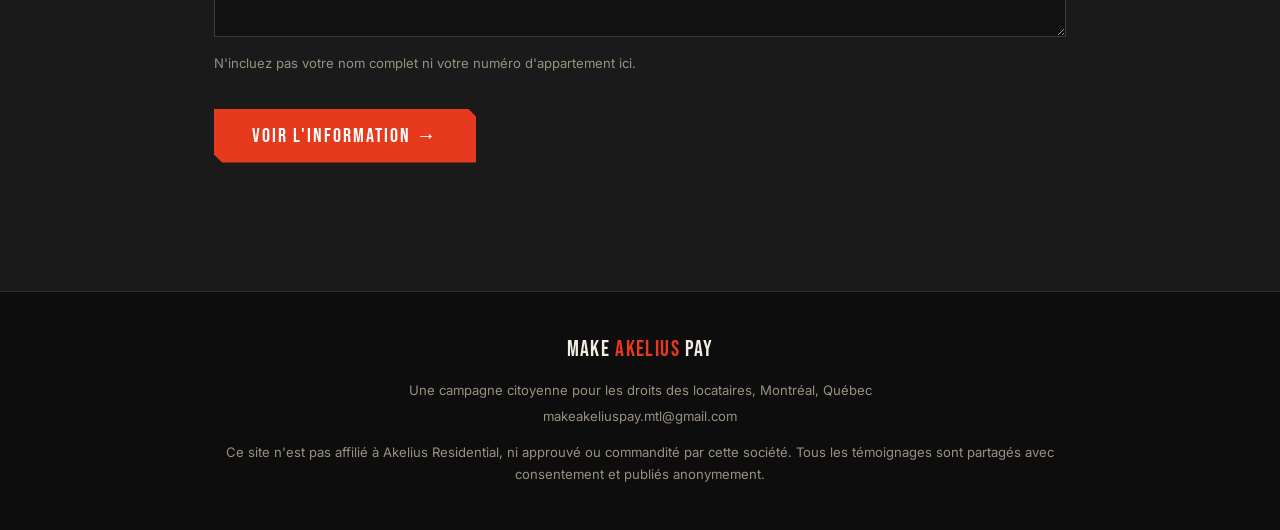
<file: evaluer.html>
<!DOCTYPE html>
<html lang="fr-CA">
<head>
  <meta charset="UTF-8" />
  <meta name="viewport" content="width=device-width, initial-scale=1.0" />
  <title>Organisez vos preuves · Make Akelius Pay</title>
  <meta name="description" content="Décrivez ce qui se passe dans votre logement Akelius et obtenez de l'information générale : ce que prévoit la loi, quoi documenter, et où vous adresser. Ce n'est pas un avis juridique." />
  <link rel="canonical" href="https://makeakeliuspay.ca/evaluer.html" />
  <link rel="stylesheet" href="style.css" />
  <script src="lang.js"></script>
  <script src="evaluer-data.js"></script>
  <style>
    /* Tool-specific styles, reuse the site's CSS variables and classes.
       Kept in-page so the shared stylesheet stays untouched. */
    .step-label {
      font-family: 'Bebas Neue', sans-serif;
      font-size: clamp(1.5rem, 4vw, 2.1rem);
      letter-spacing: 0.04em;
      color: var(--text);
      margin: 0 0 6px;
    }
    .step-hint {
      color: var(--muted);
      font-size: 0.92rem;
      margin-bottom: 22px;
    }
    .disclaimer-banner {
      background: rgba(230, 58, 30, 0.08);
      border-left: 4px solid var(--red);
      padding: 16px 20px;
      margin: 0 0 8px;
      color: var(--text);
      font-size: 0.95rem;
      line-height: 1.6;
    }
    .disclaimer-banner strong { color: var(--red); }

    .opt-grid {
      display: grid;
      grid-template-columns: 1fr;
      gap: 14px;
      margin-bottom: 30px;
    }
    .opt-card {
      display: flex;
      align-items: flex-start;
      gap: 14px;
      background: var(--card-bg);
      border: 1px solid var(--border);
      border-left: 3px solid var(--border);
      padding: 18px 20px;
      cursor: pointer;
      transition: border-color 0.18s, background 0.18s;
    }
    .opt-card:hover { border-left-color: var(--red); }
    .opt-card:focus-within { border-color: var(--red); }
    .opt-card input[type="checkbox"] {
      appearance: none;
      width: 22px;
      height: 22px;
      min-width: 22px;
      border: 2px solid #3a3a3a;
      background: #111;
      cursor: pointer;
      position: relative;
      top: 2px;
      transition: border-color 0.2s, background 0.2s;
    }
    .opt-card input[type="checkbox"]:checked {
      background: var(--red);
      border-color: var(--red);
    }
    .opt-card input[type="checkbox"]:checked::after {
      content: '';
      position: absolute;
      left: 4px; top: 2px;
      width: 10px; height: 7px;
      border-left: 2px solid #fff;
      border-bottom: 2px solid #fff;
      transform: rotate(-45deg) translateY(2px);
    }
    .opt-card input[type="checkbox"]:focus-visible { outline: 2px solid var(--red); outline-offset: 2px; }
    .opt-card:has(input:checked) { border-left-color: var(--red); background: #262220; }
    .opt-text .opt-name {
      display: block;
      font-weight: 600;
      color: var(--text);
      margin-bottom: 3px;
    }
    .opt-text .opt-desc {
      display: block;
      color: #ccc8be;
      font-size: 0.92rem;
      line-height: 1.55;
    }

    .free-label {
      display: block;
      font-size: 0.82rem;
      font-weight: 600;
      letter-spacing: 0.08em;
      text-transform: uppercase;
      color: var(--muted);
      margin-bottom: 8px;
    }
    #free-notes {
      background: #111;
      border: 1px solid #3a3a3a;
      color: var(--text);
      padding: 12px 14px;
      font-family: inherit;
      font-size: 0.97rem;
      width: 100%;
      min-height: 110px;
      resize: vertical;
      line-height: 1.6;
      outline: none;
      transition: border-color 0.2s;
    }
    #free-notes:focus { border-color: var(--red); }
    .free-hint { color: var(--muted); font-size: 0.82rem; margin-top: 8px; }

    #result { margin-top: 48px; scroll-margin-top: 80px; }
    .result-head {
      font-family: 'Bebas Neue', sans-serif;
      font-size: clamp(2rem, 5vw, 3rem);
      letter-spacing: 0.04em;
      color: var(--text);
      margin-bottom: 8px;
    }
    .situation-card {
      background: var(--card-bg);
      border: 1px solid var(--border);
      border-top: 3px solid var(--red);
      padding: 26px 24px;
      margin-bottom: 22px;
    }
    .situation-card h3 {
      font-size: 1.2rem;
      color: var(--text);
      margin-bottom: 14px;
      line-height: 1.35;
    }
    .sc-block { margin-bottom: 16px; }
    .sc-block:last-child { margin-bottom: 0; }
    .sc-tag {
      display: block;
      font-size: 0.74rem;
      font-weight: 600;
      letter-spacing: 0.1em;
      text-transform: uppercase;
      color: var(--red);
      margin-bottom: 6px;
    }
    .sc-block p { color: #ccc8be; font-size: 0.95rem; line-height: 1.6; }
    .doc-list { list-style: none; padding: 0; margin: 0; }
    .doc-list li {
      color: #ccc8be;
      font-size: 0.95rem;
      line-height: 1.55;
      padding: 6px 0 6px 24px;
      position: relative;
    }
    .doc-list li::before {
      content: '';
      position: absolute;
      left: 2px; top: 12px;
      width: 9px; height: 9px;
      border: 2px solid var(--red);
      background: transparent;
    }
    .urgent-flag {
      display: inline-block;
      font-size: 0.72rem;
      font-weight: 700;
      letter-spacing: 0.08em;
      text-transform: uppercase;
      color: #fff;
      background: var(--red);
      padding: 2px 8px;
      margin-left: 8px;
      vertical-align: middle;
    }
    .result-empty {
      background: var(--card-bg);
      border: 1px solid var(--border);
      padding: 22px 24px;
      color: #ccc8be;
    }
    .handoff {
      background: var(--red);
      padding: 34px 28px;
      text-align: center;
      margin-top: 30px;
    }
    .handoff h3 {
      font-family: 'Bebas Neue', sans-serif;
      font-size: clamp(1.8rem, 5vw, 2.6rem);
      color: #fff;
      letter-spacing: 0.03em;
      margin-bottom: 10px;
      line-height: 1.05;
    }
    .handoff p { color: rgba(255,255,255,0.88); margin-bottom: 22px; font-size: 1rem; }
    .handoff .btn-white { margin: 6px; }
    .handoff a.plain { color: #fff; text-decoration: underline; }
  </style>
</head>
<body>

  <!-- ── NAVBAR ─────────────────────────────────────────── -->
  <nav role="navigation" aria-label="Navigation principale">
    <a href="index.html" class="nav-brand">Make <span>Akelius</span> Pay</a>

    <button class="nav-toggle" aria-label="Ouvrir le menu" aria-expanded="false" onclick="toggleNav(this)">
      <span></span>
      <span></span>
      <span></span>
    </button>

    <ul class="nav-links" id="nav-links">
      <li><a href="index.html" data-fr="Accueil" data-en="Home">Accueil</a></li>
      <li><a href="about.html" data-fr="À propos" data-en="About">À propos</a></li>
      <li><a href="evaluer.html" class="active" data-fr="Organisez vos preuves" data-en="Organize Your Evidence">Organisez vos preuves</a></li>
      <li><a href="trousse.html" data-fr="Trousse de dépôt" data-en="Filing Kit">Trousse de dépôt</a></li>
      <li><a href="submit.html" data-fr="Partagez votre histoire" data-en="Share Your Story">Partagez votre histoire</a></li>
    </ul>

    <button class="lang-switch" id="lang-switch" aria-label="Switch language">EN</button>

    <span class="nav-email">
      <a href="mailto:makeakeliuspay.mtl@gmail.com">makeakeliuspay.mtl@gmail.com</a>
    </span>
  </nav>

  <main>

    <!-- ── PAGE HERO ─────────────────────────────────────── -->
    <div class="page-hero">
      <div class="container">
        <h1 data-fr="Organisez vos preuves" data-en="Organize Your Evidence">Organisez vos preuves</h1>
        <p data-fr="Choisissez les problèmes que vous vivez. Vous obtenez de l'information générale sur ce type de problème : ce que prévoit la loi, quoi documenter, et où vous adresser."
           data-en="Pick the problems you are dealing with. You get general information about that kind of problem: what the law provides, what to document, and where to turn.">
          Choisissez les problèmes que vous vivez. Vous obtenez de l'information générale sur ce type de problème : ce que prévoit la loi, quoi documenter, et où vous adresser.
        </p>
      </div>
    </div>

    <section class="form-section">
      <div class="container">

        <!-- Persistent NOT-legal-advice framing -->
        <div class="disclaimer-banner" role="note">
          <span data-fr-html="<strong>À lire d'abord.</strong> Cet outil donne de l'information générale et vous aide à <strong>organiser vos preuves</strong>. Il n'évalue pas votre situation et ne remplace pas un avocat ou l'aide juridique. Ce n'est pas un avis juridique. Rien n'est envoyé automatiquement : vous choisissez quoi faire ensuite."
                data-en-html="<strong>Read first.</strong> This tool gives general information and helps you <strong>organize your evidence</strong>. It does not assess your situation and does not replace a lawyer or legal aid. It is not legal advice. Nothing is sent automatically: you choose what to do next.">
            <strong>À lire d'abord.</strong> Cet outil donne de l'information générale et vous aide à <strong>organiser vos preuves</strong>. Il n'évalue pas votre situation et ne remplace pas un avocat ou l'aide juridique. Ce n'est pas un avis juridique. Rien n'est envoyé automatiquement : vous choisissez quoi faire ensuite.
          </span>
        </div>

        <!-- Step 1, guided selection -->
        <div style="margin-top:44px;">
          <h2 class="step-label" data-fr="1 · Qu'est-ce qui se passe ?" data-en="1 · What is happening?">1 · Qu'est-ce qui se passe ?</h2>
          <p class="step-hint" data-fr="Sélectionnez tout ce qui s'applique. Vous pouvez en choisir plusieurs."
             data-en="Select everything that applies. You can choose more than one.">
            Sélectionnez tout ce qui s'applique. Vous pouvez en choisir plusieurs.
          </p>

          <div class="opt-grid" id="opt-grid">
            <!-- Cards are rendered from evaluer-data.js so the page and the logic
                 never drift apart. -->
          </div>
        </div>

        <!-- Step 2, optional free text (verbatim to the human handoff only; never interpreted) -->
        <div>
          <h2 class="step-label" data-fr="2 · Vos mots (facultatif)" data-en="2 · In your words (optional)">2 · Vos mots (facultatif)</h2>
          <p class="step-hint" data-fr="Décrivez ce qui s'est passé. Ce texte n'est pas analysé par l'outil, il est simplement joint si vous choisissez de nous écrire, pour qu'une personne le lise."
             data-en="Describe what happened. This text is not analyzed by the tool, it is simply attached if you choose to email us, so a person can read it.">
            Décrivez ce qui s'est passé. Ce texte n'est pas analysé par l'outil, il est simplement joint si vous choisissez de nous écrire, pour qu'une personne le lise.
          </p>
          <label class="free-label" for="free-notes" data-fr="Ce qui s'est passé" data-en="What happened">Ce qui s'est passé</label>
          <textarea id="free-notes"
            data-fr-placeholder="Ex. : la pression d'eau baisse depuis deux ans, et on m'a donné moins de 24 h d'avis pour une inspection…"
            data-en-placeholder="E.g.: the water pressure has been dropping for two years, and I was given less than 24h notice for an inspection…"></textarea>
          <p class="free-hint" data-fr="N'incluez pas votre nom complet ni votre numéro d'appartement ici." data-en="Please do not include your full name or apartment number here.">
            N'incluez pas votre nom complet ni votre numéro d'appartement ici.
          </p>
        </div>

        <div style="margin-top:34px;">
          <button type="button" class="btn" id="build-btn"
            data-fr="Voir l'information →" data-en="See the information →">Voir l'information →</button>
        </div>

        <!-- ── RESULT ─────────────────────────────────────── -->
        <div id="result" aria-live="polite"></div>

      </div>
    </section>

  </main>

  <!-- ── FOOTER ─────────────────────────────────────────── -->
  <footer>
    <div class="footer-inner">
      <div class="footer-brand">Make <span>Akelius</span> Pay</div>
      <p data-fr="Une campagne citoyenne pour les droits des locataires, Montréal, Québec"
         data-en="A grassroots tenant rights campaign, Montreal, Québec">
        Une campagne citoyenne pour les droits des locataires, Montréal, Québec
      </p>
      <p><a href="mailto:makeakeliuspay.mtl@gmail.com">makeakeliuspay.mtl@gmail.com</a></p>
      <p style="margin-top:14px;"
        data-fr="Ce site n'est pas affilié à Akelius Residential, ni approuvé ou commandité par cette société. Tous les témoignages sont partagés avec consentement et publiés anonymement."
        data-en="This site is not affiliated with, endorsed by, or sponsored by Akelius Residential. All tenant stories are shared with consent and published anonymously.">
        Ce site n'est pas affilié à Akelius Residential, ni approuvé ou commandité par cette société. Tous les témoignages sont partagés avec consentement et publiés anonymement.
      </p>
    </div>
  </footer>

  <script>
    function toggleNav(btn) {
      var links = document.getElementById('nav-links');
      var isOpen = links.classList.toggle('open');
      btn.setAttribute('aria-expanded', isOpen);
    }

    (function () {
      var D = window.EvaluerData;
      var grid = document.getElementById('opt-grid');
      var resultEl = document.getElementById('result');
      var buildBtn = document.getElementById('build-btn');
      var hasBuilt = false;

      function currentLang() {
        return (localStorage.getItem('map_lang') === 'en') ? 'en' : 'fr';
      }

      var T = {
        resultHead:   { fr: 'Information générale',                en: 'General information' },
        matchIntro:   { fr: 'Voici de l’information générale sur les problèmes choisis. Pour savoir ce qui s’applique à votre cas, adressez-vous à l’aide juridique, à un avocat ou à un comité logement.',
                        en: 'Here is general information about the problems you picked. To know what applies to your case, talk to legal aid, a lawyer or a housing committee.' },
        empty:        { fr: 'Choisissez au moins une situation ci-dessus, puis touchez « Voir l\u2019information ». Si rien ne correspond exactement, écrivez-nous, une personne lira votre histoire.',
                        en: 'Choose at least one situation above, then tap “See the information.” If nothing matches exactly, write to us, a person will read your story.' },
        tagBasis:     { fr: 'Ce que prévoit la loi', en: 'What the law provides' },
        tagDoc:       { fr: 'À documenter',      en: 'What to document' },
        tagStep:      { fr: 'Prochaine étape au TAL', en: 'Next step at the TAL' },
        tagRemedy:    { fr: 'Ce que le TAL peut ordonner', en: 'What the TAL can order' },
        urgent:       { fr: 'Délais stricts',    en: 'Strict deadlines' },
        talLink:      { fr: 'Ouvrir le site du TAL →', en: 'Open the TAL website →' },
        handoffHead:  { fr: 'Vous n’êtes pas seul dans ceci.', en: 'You are not alone in this.' },
        handoffBody:  { fr: 'Envoyez-nous votre histoire. On vous dirige vers les bonnes ressources, gratuitement, sans obligation. Vous choisissez ce qui est publié, si quoi que ce soit l’est.',
                        en: 'Send us your story. We point you to the right resources, free, no obligation. You choose what gets published, if anything.' },
        emailBtn:     { fr: 'Nous écrire avec ce résumé', en: 'Email us this summary' },
        storyLink:    { fr: 'ou partagez votre histoire', en: 'or share your story' },
        mailSubject:  { fr: 'Ma situation · Make Akelius Pay', en: 'My situation · Make Akelius Pay' },
        mailSel:      { fr: 'Situations sélectionnées :', en: 'Selected situations:' },
        mailNotes:    { fr: 'Dans mes mots :', en: 'In my words:' },
        mailFooter:   { fr: 'Résumé préparé avec l’outil « Organisez vos preuves » de makeakeliuspay.ca.',
                        en: 'Summary prepared with the “Organize Your Evidence” tool at makeakeliuspay.ca.' }
      };
      function t(key) { return T[key][currentLang()]; }

      // Render the selection cards from the data module.
      function renderCards() {
        var lang = currentLang();
        grid.innerHTML = '';
        D.CATEGORIES.forEach(function (cat) {
          var checked = grid.dataset['sel_' + cat.id] === '1';
          var label = document.createElement('label');
          label.className = 'opt-card';
          var cb = document.createElement('input');
          cb.type = 'checkbox';
          cb.value = cat.id;
          cb.checked = checked;
          cb.addEventListener('change', function () {
            grid.dataset['sel_' + cat.id] = cb.checked ? '1' : '0';
            if (hasBuilt) build();
          });
          var text = document.createElement('span');
          text.className = 'opt-text';
          var nm = document.createElement('span');
          nm.className = 'opt-name';
          nm.textContent = cat.name[lang];
          var ds = document.createElement('span');
          ds.className = 'opt-desc';
          ds.textContent = cat.desc[lang];
          text.appendChild(nm); text.appendChild(ds);
          label.appendChild(cb); label.appendChild(text);
          grid.appendChild(label);
        });
      }

      function selectedIds() {
        return D.CATEGORIES
          .filter(function (c) { return grid.dataset['sel_' + c.id] === '1'; })
          .map(function (c) { return c.id; });
      }

      function el(tag, cls, txt) {
        var n = document.createElement(tag);
        if (cls) n.className = cls;
        if (txt != null) n.textContent = txt;
        return n;
      }

      function buildMailto(situation, ids) {
        var lang = situation.lang;
        var lines = [];
        lines.push(t('mailSel'));
        situation.items.forEach(function (it) { lines.push('- ' + it.name); });
        var notes = document.getElementById('free-notes').value.trim();
        if (notes) { lines.push(''); lines.push(t('mailNotes')); lines.push(notes); }
        lines.push(''); lines.push(t('mailFooter'));
        return 'mailto:makeakeliuspay.mtl@gmail.com'
          + '?subject=' + encodeURIComponent(t('mailSubject'))
          + '&body=' + encodeURIComponent(lines.join('\n'));
      }

      function build() {
        hasBuilt = true;
        var ids = selectedIds();
        var lang = currentLang();
        resultEl.innerHTML = '';

        var head = el('h2', 'result-head', t('resultHead'));
        resultEl.appendChild(head);

        if (ids.length === 0) {
          var empty = el('div', 'result-empty', t('empty'));
          resultEl.appendChild(empty);
          resultEl.scrollIntoView({ behavior: 'smooth', block: 'start' });
          return;
        }

        var situation = D.buildSituation(ids, lang);

        resultEl.appendChild(el('p', 'step-hint', T.matchIntro[lang]));

        situation.items.forEach(function (it) {
          var card = el('div', 'situation-card');
          var h = el('h3', null, it.name);
          if (it.urgent) {
            var flag = el('span', 'urgent-flag', t('urgent'));
            h.appendChild(flag);
          }
          card.appendChild(h);

          var b1 = el('div', 'sc-block');
          b1.appendChild(el('span', 'sc-tag', t('tagBasis')));
          b1.appendChild(el('p', null, it.basis + ' : ' + it.cite));
          card.appendChild(b1);

          var b2 = el('div', 'sc-block');
          b2.appendChild(el('span', 'sc-tag', t('tagDoc')));
          var ul = el('ul', 'doc-list');
          it.document.forEach(function (d) { ul.appendChild(el('li', null, d)); });
          b2.appendChild(ul);
          card.appendChild(b2);

          var b3 = el('div', 'sc-block');
          b3.appendChild(el('span', 'sc-tag', t('tagRemedy')));
          b3.appendChild(el('p', null, it.remedies));
          card.appendChild(b3);

          resultEl.appendChild(card);
        });

        // General TAL info + repeated disclaimer
        var gen = el('div', 'callout');
        gen.appendChild(el('span', null, situation.general));
        resultEl.appendChild(gen);

        var talP = el('p', null);
        talP.style.margin = '18px 0 6px';
        var talA = el('a', null, t('talLink'));
        talA.href = 'https://www.tal.gouv.qc.ca/';
        talA.target = '_blank'; talA.rel = 'noopener';
        talA.style.textDecoration = 'underline';
        talP.appendChild(talA);
        resultEl.appendChild(talP);

        var disc = el('div', 'disclaimer-banner');
        disc.style.marginTop = '18px';
        disc.appendChild(el('span', null, situation.disclaimer));
        resultEl.appendChild(disc);

        // Human handoff
        var ho = el('div', 'handoff');
        ho.appendChild(el('h3', null, t('handoffHead')));
        ho.appendChild(el('p', null, t('handoffBody')));
        var mailBtn = el('a', 'btn btn-white', t('emailBtn'));
        mailBtn.href = buildMailto(situation, ids);
        ho.appendChild(mailBtn);
        ho.appendChild(document.createElement('br'));
        var storyA = el('a', 'plain', t('storyLink'));
        storyA.href = 'submit.html';
        storyA.style.display = 'inline-block';
        storyA.style.marginTop = '14px';
        ho.appendChild(storyA);
        resultEl.appendChild(ho);

        resultEl.scrollIntoView({ behavior: 'smooth', block: 'start' });
      }

      buildBtn.addEventListener('click', build);

      // Re-render cards and any shown result when the language toggles.
      var langBtn = document.getElementById('lang-switch');
      if (langBtn) {
        langBtn.addEventListener('click', function () {
          // let lang.js swap static content first, then re-render dynamic parts
          setTimeout(function () {
            renderCards();
            if (hasBuilt) build();
          }, 0);
        });
      }

      document.addEventListener('DOMContentLoaded', renderCards);
    })();
  </script>

</body>
</html>
</file>
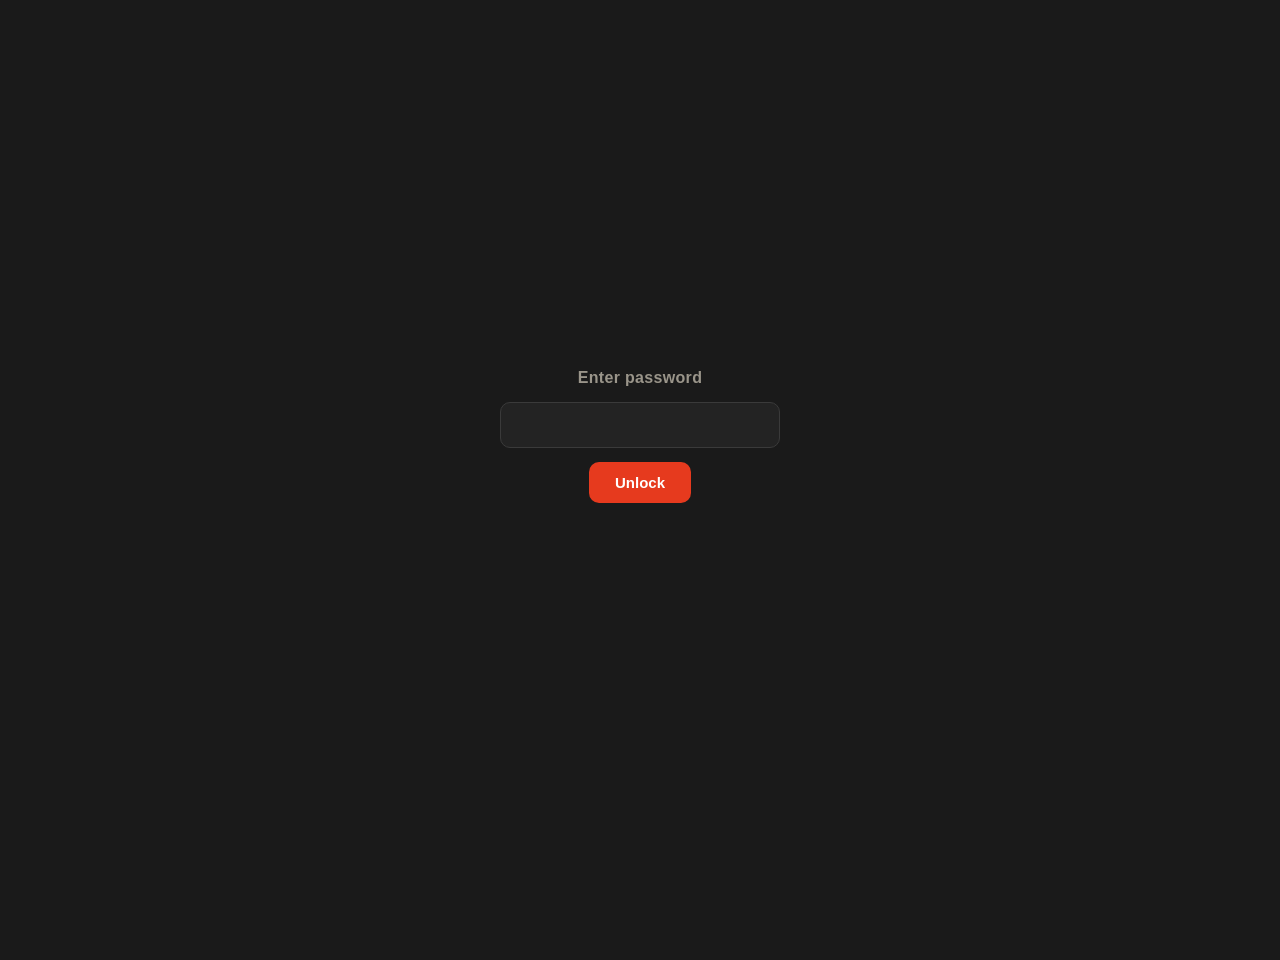
<file: rcac66013.html>
<!DOCTYPE html>
<html lang="en">
<head>
<meta charset="UTF-8" />
<meta name="viewport" content="width=device-width, initial-scale=1.0" />
<meta name="robots" content="noindex, nofollow" />
<title>Private</title>
<style>
  :root{
    --bg:#1a1a1a; --panel:#232323; --panel2:#2b2b2b;
    --text:#f0ece0; --muted:#9a958a; --accent:#e63a1e; --done:#3fae5a; --line:#3a3a3a;
  }
  *{box-sizing:border-box;-webkit-tap-highlight-color:transparent}
  body{margin:0 auto;max-width:640px;background:var(--bg);color:var(--text);
    font-family:-apple-system,BlinkMacSystemFont,"Segoe UI",Roboto,Helvetica,Arial,sans-serif;
    padding:0 0 60px;line-height:1.35;min-height:100vh}
  body.dragging-active{touch-action:none;user-select:none}
  /* lock screen */
  #lock{min-height:100vh;display:flex;flex-direction:column;justify-content:center;align-items:center;gap:14px;padding:24px}
  #lock h2{margin:0;font-size:16px;font-weight:600;color:var(--muted);letter-spacing:.02em}
  #lock input{width:100%;max-width:280px;background:var(--panel);border:1px solid var(--line);
    color:var(--text);border-radius:10px;padding:13px 14px;font-size:16px}
  #lock input:focus{outline:none;border-color:var(--accent)}
  #lock button{background:var(--accent);color:#fff;border:0;border-radius:10px;padding:12px 26px;font-size:15px;font-weight:700}
  #lock .err{color:var(--accent);font-size:13px;min-height:16px}
  /* app */
  header{position:sticky;top:0;z-index:10;background:var(--bg);border-bottom:1px solid var(--line);padding:14px 16px 12px}
  h1{margin:0;font-size:20px;letter-spacing:.02em;font-weight:800}
  h1 span{color:var(--accent)}
  .sub{color:var(--muted);font-size:13px;margin-top:2px}
  .barwrap{margin-top:10px;background:var(--panel2);border-radius:20px;height:10px;overflow:hidden}
  .bar{height:100%;width:0;background:var(--done);transition:width .25s}
  .statusrow{display:flex;justify-content:space-between;align-items:center;margin-top:8px;gap:10px}
  .count{font-size:14px;font-weight:600}.count b{color:var(--done)}
  button.reset{background:transparent;color:var(--muted);border:1px solid var(--line);border-radius:8px;padding:7px 12px;font-size:13px}
  button.reset:active{background:var(--panel2)}
  .route{margin:12px 12px 0;border:1px solid var(--line);border-radius:14px;background:#1f1f1f;overflow:hidden}
  .route.dragging{border-color:var(--accent);box-shadow:0 8px 22px rgba(0,0,0,.5);opacity:.96}
  .rhead{display:flex;align-items:center;gap:10px;padding:12px}
  .grip{flex:0 0 auto;width:30px;height:38px;display:flex;flex-direction:column;justify-content:center;gap:4px;padding:0 6px;cursor:grab;touch-action:none}
  .grip span{display:block;height:2px;background:var(--muted);border-radius:2px}
  .route.dragging .grip{cursor:grabbing}
  .rtitle{flex:1 1 auto;min-width:0;cursor:pointer}
  .rname{font-size:14px;font-weight:700;letter-spacing:.02em}.rname .tnum{color:var(--accent)}
  .rmeta{flex:0 0 auto;font-size:12px;color:var(--muted);font-variant-numeric:tabular-nums;font-weight:600}
  .chev{flex:0 0 auto;color:var(--muted);font-size:13px;transition:transform .18s;cursor:pointer;padding:0 4px}
  .route.collapsed .chev{transform:rotate(-90deg)}
  .body{padding:0 12px 4px}.route.collapsed .body{display:none}
  .hint{color:var(--muted);font-size:12.5px;margin:0 0 10px;line-height:1.3}
  .card{display:flex;align-items:center;gap:11px;background:var(--panel);border:1px solid var(--line);border-radius:12px;padding:11px;margin-bottom:9px}
  .card.done{background:#1e2a1f;border-color:#2c4a30}
  .step{flex:0 0 auto;width:20px;text-align:center;color:var(--muted);font-size:13px;font-weight:700;font-variant-numeric:tabular-nums}
  .card.done .step{color:var(--done)}
  .check{flex:0 0 auto;width:30px;height:30px;border-radius:8px;border:2px solid var(--muted);display:flex;align-items:center;justify-content:center;font-size:18px;color:#fff;background:transparent}
  .card.done .check{background:var(--done);border-color:var(--done)}
  .mid{flex:1 1 auto;min-width:0}
  .addr{color:var(--text);text-decoration:none;font-size:16px;font-weight:600;display:block}
  .card.done .addr{color:#cfe6d2}
  .meta{font-size:12px;color:var(--muted);margin-top:2px}
  .pin{flex:0 0 auto;width:44px;height:44px;border-radius:10px;background:var(--panel2);display:flex;align-items:center;justify-content:center;font-size:20px;text-decoration:none}
  .pin:active{background:#3a3a3a}
  .stamp{color:var(--done);font-size:12px;margin-top:2px;display:none}.card.done .stamp{display:block}
  .foot{color:var(--muted);font-size:12px;text-align:center;padding:22px 24px 0}
</style>
</head>
<body>
<div id="lock">
  <h2>Enter password</h2>
  <input id="pw" type="password" autocomplete="off" autocapitalize="off" autocorrect="off" spellcheck="false" />
  <button id="go">Unlock</button>
  <div class="err" id="err"></div>
</div>
<div id="app-root"></div>

<script>
/* ---- encrypted payload (filled in by the lock tool) ---- */
const ENC = { salt:"Ubgc3JUBKl+4xfZw2IGrfA==", iv:"Y8fjApU2H7SfpEe9", ct:"U/4s1HUQtIWbgM61XbQt1tM5FN9q5a4Az20NxnkH1M+u9symwmJnCWbt4J/4TngB9fug86ph94CVTra0otwM6N78kfp7LBfrooEs2b5tnwEEKHXMucT6lMF8q+jelXWTuTsl6grgUe/vpgIJkeVE/2CYPsDMT450PYpArDhRCexNKH22wXexTC/brbfLSRaNoY4whwdd5J2VboSw5Mzc9OQWTD/LQJCIU7RN5QHG2CGwdHshyLZbQcyNfMhB8aBO2bOQsBYYuCfZ6V+tS00PdoRnjrRzzNGIfF7GGMRBU6faX0Bt5uyh+luiXTGgy9HyBrpwrHnKBh8fOcCl5EyQxeMXZYFfu93nfwFJ5gckzETpseI/0fc//LVhgf+quapqYEEpWbwQKE16y9YnQ/9q1AJy1JWVbzsrVpWskhA5XalQt6yS5P91jBTfePRI1NLfVLMzmkL5p6olgp+cXGs7vcPKeZOSmlpzyPlHtj7R5Z4JziumyE/wKgw5Ts7Kx04mvrrw4+FcEQnAlmFR5aYlwSnc4bjOJo4zrDtJxJSul/egSxnH3KunQO35j2BIJDGkffeyjryoOjd3VZXB+rY+5Ly5GhROCJ64Fcf0P7r9brxy6wuEpPW2sxDTjIOgeT+SCPq8RFr8SlC3ZB4lEiumgTFlfROnMYy7iiwAvjR55KU64rBXtGaQpaSc3B6Sk6so/bimBIseNe4AT0aye1RUoo7JC0xEhDkjzP9lMN7Ps5+cab15e3N3Pe+lZoaUf5MUmnvFlEqxzwDFEXsRYrPfsaYRE6O/IuCprkwMFeFj7YJ69bZ0dWAouBCRrjCi1oEeGx+P8UPzWZDmFWQie6aXnhLLq6yyhFW5g4kbDZs+8mviMD9UhgDxUsAosgzAajPfZtjFsCAmNvKEEQVPdt8YxbnYmXYkpb2p03Mmij/sRdKJ64UQLKTUogfbqZjZ0raQ1EIwhk5HUesbXyr7DPz0kRm/kWR6pJOphXQgbGjol3LuazERAIavyL8LFKZDTmQ9lJaWmY5l+9RNHCELEp6iYWp/ZcyKrgyyxjekF7hlp8VG3mnr8f/2nbsIF2LBg96Jyf8hprueBw++5YcpQlEEybd6Mu6jDS1HyL8r3v/jX7BI3z2c98eNqJy0NNkzqrLNj1hvJgwhR8bQOmFoyN87DKJ7JezgDxpHf8NoRuGBB7h8kFVoIRmE1qjKK+OWrRg3B/V/aV6v3P9FFndl33dDh3GnKYBtmYnvT8yQ/Er3CsoZv9Zp7xxb+0/qEoOCw78OiN2hv94rWWrpINnOM5LT9JDuzfLfeqA6YuRUdR9JH2bMkLmzvUfhxw0A97mrHGgmiACah4iomO+SUgpygiTBCvuDBBAywijwamdA+D7Fz3UKfoGX2y3pn4/mo1qJcnt1wBZ0N6NVVfQ/KEQrJBVnkGc+uIGFHx6vN6zkP/bLkDahi3tm+AoccSbf6wNHUpTJDROLV14kgzPLJgqlN0tRBgAukQ9FdTtgK6yF6WKUNnpQzW/9l3npaQIoy5YIKnvytmJDQW+ebbJ2j3b9GAGvI7FLiFAmDzhhTe4dY/SmeiE45sbZaFLfib4v+KILF0c8qoKucmvAGTpfDb3m/w0bL+zX6C7Zc8bUm1qHdd6RuTTr2aQFv6j4vc9imvd7zNS+GQgdCn+iiWSdmOjHlcE916hvfpaf/34GW/Qx4gDOg5Xr0DZ51Di9JjbT4IvfTVBiRf3wB3dYQKEzXiwPLXlA0ioMfBZ/OelKFsAx2jag2xi7FKJHdkd0bXl/Jv33GENwhdXtPGamTwUeSt6spHTd1OJyx0aHV/z0NqRKQCiAjTcbZSkG21ksIU6wWl8AscfIQ2Onv5+RBsb+VQqB5vSAEwcw6G4y2HB644ltX+UoSBG6P2POa+WxUn9Hy4lJDFXAWDy2pPM0WWUWKfo9J9wS/HF4S0mpUjH8GkOJs0SWWKflWFBLem/WryunWx/Bhypi1ZDTw+xaUXzLcwBCQJaW6JG3wkjDhUuSTshgfdqoCtp89oUYy3FFlyEKClc8KZV3jKcYViIeBR5dZuX4/I3yI0Uv2M1E88BwRo75NAiIY0H7okap7sahyYAU97e9R4M3kDOnO7yAp7q0M9i/LEoTabarcFytv0NHdfPu9VzVBHmG6UE5OYHQ+om6fbdvbEImPhHvYRQU2hcD3xW0wi7FeurXN+8f8UXIAu9CvB0wXO3g2qmpddin2jszpo7p7cD5tBm6NXaDoce/djW7A0O/DaDoGoKRWVQT4QhPShV+/KfmRmLgVxjKrI32a357glOIZn8KpMZEJX+NswQXhlw5q+aVsdhYzSMkWgTDFf2IW6BnuFGjYicdLd9cV8/hDNpM+6ZY3t+GtMgdhqAJ0+BaV2W2solZ6MhICmjwRTmvsGNRemKWPA1eJiUGTKUH4MPukURfsm/0hxSNclSSqNeOsjOR/mml/r2OFy1pTk3V7zNdooYnV7ANwKTHpB1Wj06pbatmGOUgQGFxR/EQin16Fcky+veYpIZ7VSLodpSyEdDo49denJtG1Z8SBx6cJluhSYg7yK5ZKJMNp0orBzsvcXjZR0mGN5RG610=", iter:200000 };

function b64d(s){ const bin=atob(s); const u=new Uint8Array(bin.length); for(let i=0;i<bin.length;i++)u[i]=bin.charCodeAt(i); return u; }

async function unlock(pw){
  const enc=new TextEncoder();
  const keyMat=await crypto.subtle.importKey("raw",enc.encode(pw),"PBKDF2",false,["deriveKey"]);
  const key=await crypto.subtle.deriveKey(
    {name:"PBKDF2",salt:b64d(ENC.salt),iterations:ENC.iter,hash:"SHA-256"},
    keyMat,{name:"AES-GCM",length:256},false,["decrypt"]);
  const ptBuf=await crypto.subtle.decrypt({name:"AES-GCM",iv:b64d(ENC.iv)},key,b64d(ENC.ct));
  return JSON.parse(new TextDecoder().decode(ptBuf));
}

document.getElementById("go").addEventListener("click", tryUnlock);
document.getElementById("pw").addEventListener("keydown", e=>{ if(e.key==="Enter") tryUnlock(); });
async function tryUnlock(){
  const err=document.getElementById("err"); err.textContent="";
  const pw=document.getElementById("pw").value;
  if(!pw) return;
  try{
    const data=await unlock(pw);
    startApp(data);
  }catch(e){
    err.textContent="Wrong password.";
    document.getElementById("pw").value="";
  }
}

/* ---- the route tool (runs only after the password decrypts the data) ---- */
let ROUTES=[], BUILDINGS=[], state=null;
const KEY="map_route_state_v2";
let DEFAULT_ORDER=[];

function startApp(data){
  ROUTES=data.routes; BUILDINGS=data.buildings;
  DEFAULT_ORDER=ROUTES.map(r=>r.key);
  document.getElementById("lock").style.display="none";
  document.getElementById("app-root").innerHTML=`
    <header>
      <h1>Make <span>Akelius</span> Pay · Routes</h1>
      <div class="sub" id="daysub">-</div>
      <div class="barwrap"><div class="bar" id="bar"></div></div>
      <div class="statusrow">
        <div class="count"><b id="doneN">0</b> / <span id="totN">0</span> covered</div>
        <button class="reset" id="newday">Start a new day</button>
      </div>
    </header>
    <main id="app"></main>
    <div class="foot">Drag the <b>≡</b> handle to reorder routes · tap a route to collapse it.<br>Tap an <b>address</b> for Maps, tap the <b>box</b> to mark it covered. Saved on this phone only.</div>`;
  document.getElementById("newday").addEventListener("click", newDay);
  state=load();
  render();
}

function load(){
  let s=null; try{ s=JSON.parse(localStorage.getItem(KEY)); }catch(e){}
  if(!s||typeof s!=="object") s={};
  if(!s.checked) s.checked={};
  if(!s.dayStarted) s.dayStarted=Date.now();
  let order=Array.isArray(s.order)?s.order.filter(k=>DEFAULT_ORDER.includes(k)):[];
  DEFAULT_ORDER.forEach(k=>{ if(!order.includes(k)) order.push(k); });
  s.order=order; if(!s.collapsed) s.collapsed={};
  return s;
}
function save(){ try{ localStorage.setItem(KEY,JSON.stringify(state)); }catch(e){} }
function fmtDate(ts){ return new Date(ts).toLocaleDateString(undefined,{weekday:'long',month:'short',day:'numeric'}); }
function fmtTime(ts){ return new Date(ts).toLocaleTimeString(undefined,{hour:'numeric',minute:'2-digit'}); }
function mapsUrl(a){ return "https://www.google.com/maps/search/?api=1&query="+encodeURIComponent(a+", Montréal, QC"); }
const routeByKey=k=>ROUTES.find(r=>r.key===k);

function render(){
  document.getElementById("daysub").textContent="Day started: "+fmtDate(state.dayStarted);
  const app=document.getElementById("app"); app.innerHTML="";
  state.order.forEach((key,ri)=>{
    const r=routeByKey(key); if(!r) return;
    const items=BUILDINGS.filter(b=>b.route===key);
    const doneZ=items.filter(b=>state.checked[b.id]).length;
    const collapsed=!!state.collapsed[key];
    const sec=document.createElement("section");
    sec.className="route"+(collapsed?" collapsed":""); sec.dataset.key=key;
    let cards="";
    items.forEach((b,i)=>{
      const done=!!state.checked[b.id];
      cards+=`<div class="card${done?" done":""}" data-id="${b.id}">
        <div class="step">${i+1}</div>
        <div class="check" role="checkbox" tabindex="0" aria-checked="${done}">${done?"✓":""}</div>
        <div class="mid">
          <a class="addr" href="${mapsUrl(b.addr)}" target="_blank" rel="noopener">${b.addr}</a>
          <div class="meta">${b.note||"&nbsp;"}</div>
          <div class="stamp">Covered ${done?fmtTime(state.checked[b.id]):""}</div>
        </div>
        <a class="pin" href="${mapsUrl(b.addr)}" target="_blank" rel="noopener" aria-label="Open in Maps">📍</a>
      </div>`;
    });
    sec.innerHTML=`
      <div class="rhead">
        <div class="grip" aria-label="Drag to reorder"><span></span><span></span><span></span></div>
        <div class="rtitle"><div class="rname"><span class="tnum">Route ${ri+1}</span> : ${r.name}</div></div>
        <div class="rmeta">${doneZ}/${items.length}</div>
        <div class="chev">▾</div>
      </div>
      <div class="body"><div class="hint">${r.hint}</div>${cards}</div>`;
    sec.querySelector(".grip").addEventListener("pointerdown", e=>startDrag(e,sec));
    const t=()=>toggleCollapse(key);
    sec.querySelector(".rtitle").addEventListener("click", t);
    sec.querySelector(".chev").addEventListener("click", t);
    sec.querySelectorAll(".card").forEach(c=> c.querySelector(".check").addEventListener("click", ()=>toggleCheck(c.dataset.id)));
    app.appendChild(sec);
  });
  const done=Object.keys(state.checked).length;
  document.getElementById("doneN").textContent=done;
  document.getElementById("totN").textContent=BUILDINGS.length;
  document.getElementById("bar").style.width=(done/BUILDINGS.length*100)+"%";
}
function toggleCheck(id){ if(state.checked[id]) delete state.checked[id]; else state.checked[id]=Date.now(); save(); render(); }
function toggleCollapse(key){ state.collapsed[key]=!state.collapsed[key]; save(); const s=document.querySelector(`.route[data-key="${key}"]`); if(s) s.classList.toggle("collapsed",state.collapsed[key]); }
function newDay(){ if(Object.keys(state.checked).length && !confirm("Start a new day? This clears today's check-offs. (Your route order stays.)")) return; state.checked={}; state.dayStarted=Date.now(); save(); render(); }

let drag=null;
function startDrag(e,sec){ e.preventDefault(); drag={sec}; sec.classList.add("dragging"); document.body.classList.add("dragging-active");
  window.addEventListener("pointermove",onDragMove); window.addEventListener("pointerup",endDrag,{once:true}); window.addEventListener("pointercancel",endDrag,{once:true}); }
function onDragMove(e){ if(!drag) return; e.preventDefault(); const app=document.getElementById("app"); const secs=[...app.querySelectorAll(".route")]; const y=e.clientY;
  for(const other of secs){ if(other===drag.sec) continue; const rect=other.getBoundingClientRect(); if(y>rect.top && y<rect.bottom){ const before=y<rect.top+rect.height/2; app.insertBefore(drag.sec, before?other:other.nextSibling); break; } } }
function endDrag(){ if(!drag) return; drag.sec.classList.remove("dragging"); document.body.classList.remove("dragging-active"); window.removeEventListener("pointermove",onDragMove);
  const app=document.getElementById("app"); state.order=[...app.querySelectorAll(".route")].map(s=>s.dataset.key); save(); drag=null; render(); }
</script>
</body>
</html>
</file>
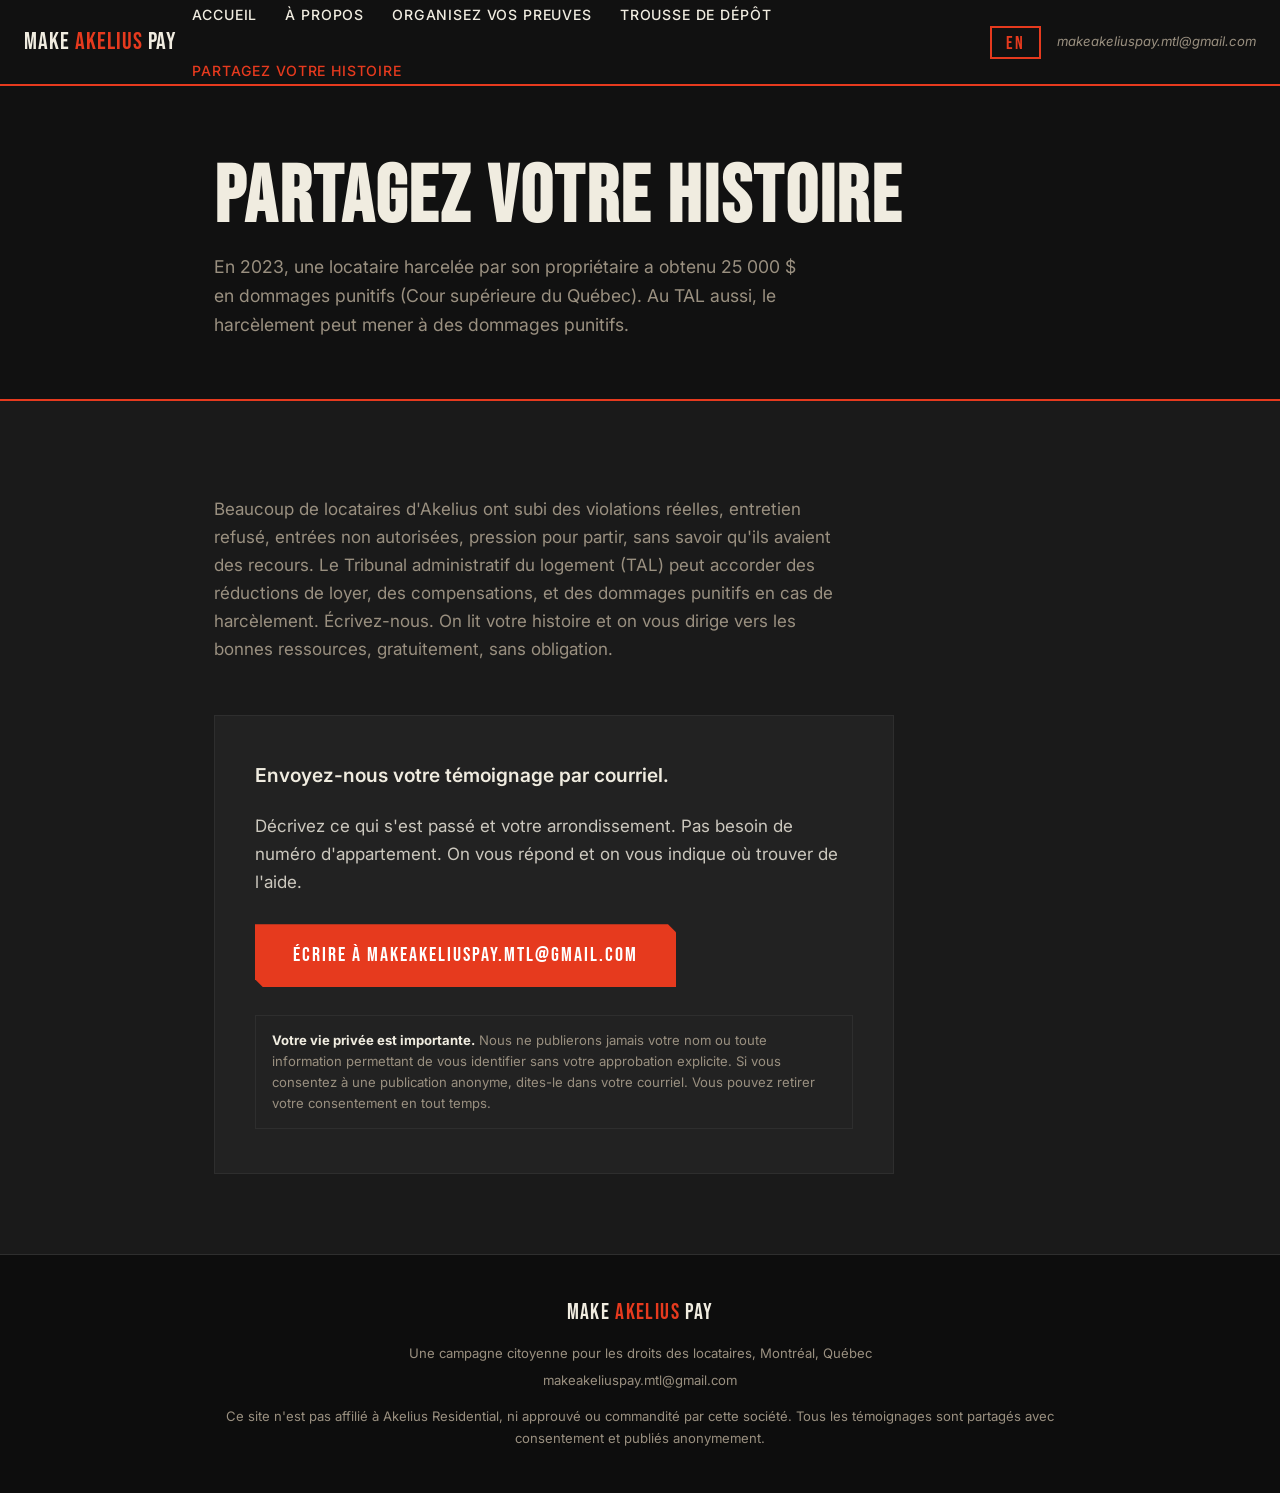
<file: submit.html>
<!DOCTYPE html>
<html lang="fr-CA">
<head>
  <meta charset="UTF-8" />
  <meta name="viewport" content="width=device-width, initial-scale=1.0" />
  <title>Partagez votre histoire · Make Akelius Pay</title>
  <meta name="description" content="Dites-nous ce qu'Akelius vous a fait. Toutes les soumissions sont confidentielles. Vous contrôlez ce qui est publié." />
  <link rel="canonical" href="https://makeakeliuspay.ca/submit.html" />
  <link rel="stylesheet" href="style.css" />
  <script src="lang.js"></script>
</head>
<body>

  <!-- ── NAVBAR ─────────────────────────────────────────── -->
  <nav role="navigation" aria-label="Navigation principale">
    <a href="index.html" class="nav-brand">Make <span>Akelius</span> Pay</a>

    <button class="nav-toggle" aria-label="Ouvrir le menu" aria-expanded="false" onclick="toggleNav(this)">
      <span></span>
      <span></span>
      <span></span>
    </button>

    <ul class="nav-links" id="nav-links">
      <li><a href="index.html" data-fr="Accueil" data-en="Home">Accueil</a></li>
      <li><a href="about.html" data-fr="À propos" data-en="About">À propos</a></li>
      <li><a href="evaluer.html" data-fr="Organisez vos preuves" data-en="Organize Your Evidence">Organisez vos preuves</a></li>
      <li><a href="trousse.html" data-fr="Trousse de dépôt" data-en="Filing Kit">Trousse de dépôt</a></li>
      <li><a href="submit.html" class="active" data-fr="Partagez votre histoire" data-en="Share Your Story">Partagez votre histoire</a></li>
    </ul>

    <button class="lang-switch" id="lang-switch" aria-label="Switch language">EN</button>

    <span class="nav-email">
      <a href="mailto:makeakeliuspay.mtl@gmail.com">makeakeliuspay.mtl@gmail.com</a>
    </span>
  </nav>

  <main>

    <!-- ── PAGE HERO ─────────────────────────────────────── -->
    <div class="page-hero">
      <div class="container">
        <h1 data-fr="Partagez votre histoire" data-en="Share Your Story">Partagez votre histoire</h1>
        <p data-fr="En 2023, une locataire harcelée par son propriétaire a obtenu 25 000 $ en dommages punitifs (Cour supérieure du Québec). Au TAL aussi, le harcèlement peut mener à des dommages punitifs."
           data-en="In 2023, a tenant harassed by her landlord was awarded $25,000 in punitive damages (Quebec Superior Court). At the TAL too, harassment can lead to punitive damages.">
          En 2023, une locataire harcelée par son propriétaire a obtenu 25 000 $ en dommages punitifs (Cour supérieure du Québec). Au TAL aussi, le harcèlement peut mener à des dommages punitifs.
        </p>
      </div>
    </div>

    <!-- ── FORM ───────────────────────────────────────────── -->
    <section class="form-section">
      <div class="container">

        <div class="form-intro">
          <p data-fr="Beaucoup de locataires d'Akelius ont subi des violations réelles, entretien refusé, entrées non autorisées, pression pour partir, sans savoir qu'ils avaient des recours. Le Tribunal administratif du logement (TAL) peut accorder des réductions de loyer, des compensations, et des dommages punitifs en cas de harcèlement. Écrivez-nous. On lit votre histoire et on vous dirige vers les bonnes ressources, gratuitement, sans obligation."
             data-en="Many Akelius tenants have experienced real violations, refused maintenance, unauthorized entries, pressure to leave, without knowing they had options. The Tribunal administratif du logement (TAL) can award rent reductions, compensation, and punitive damages for harassment. Write to us. We read your story and point you to the right resources, free, no obligation.">
            Beaucoup de locataires d'Akelius ont subi des violations réelles, entretien refusé, entrées non autorisées, pression pour partir, sans savoir qu'ils avaient des recours. Le Tribunal administratif du logement (TAL) peut accorder des réductions de loyer, des compensations, et des dommages punitifs en cas de harcèlement. Écrivez-nous. On lit votre histoire et on vous dirige vers les bonnes ressources, gratuitement, sans obligation.
          </p>
        </div>

        <div class="form-card" style="max-width:680px;">
          <p style="font-size:1.2rem;color:var(--text);margin-bottom:20px;font-weight:600;"
            data-fr="Envoyez-nous votre témoignage par courriel."
            data-en="Send us your story by email.">
            Envoyez-nous votre témoignage par courriel.
          </p>
          <p style="color:#ccc8be;margin-bottom:28px;"
            data-fr="Décrivez ce qui s'est passé et votre arrondissement. Pas besoin de numéro d'appartement. On vous répond et on vous indique où trouver de l'aide."
            data-en="Describe what happened and your borough. No unit number needed. We'll reply and tell you where to find help.">
            Décrivez ce qui s'est passé et votre arrondissement. Pas besoin de numéro d'appartement. On vous répond et on vous indique où trouver de l'aide.
          </p>
          <a href="mailto:makeakeliuspay.mtl@gmail.com" class="btn">
            <span data-fr="Écrire à makeakeliuspay.mtl@gmail.com"
                  data-en="Email makeakeliuspay.mtl@gmail.com">
              Écrire à makeakeliuspay.mtl@gmail.com
            </span>
          </a>
          <div class="form-notice" style="margin-top:28px;"
            data-fr-html="<strong>Votre vie privée est importante.</strong> Nous ne publierons jamais votre nom ou toute information permettant de vous identifier sans votre approbation explicite. Si vous consentez à une publication anonyme, dites-le dans votre courriel. Vous pouvez retirer votre consentement en tout temps."
            data-en-html="<strong>Your privacy matters.</strong> We will never publish your name or any identifying information without your explicit approval. If you consent to anonymous publication, say so in your email. You may withdraw consent at any time.">
            <strong>Votre vie privée est importante.</strong> Nous ne publierons jamais votre nom ou toute information permettant de vous identifier sans votre approbation explicite. Si vous consentez à une publication anonyme, dites-le dans votre courriel. Vous pouvez retirer votre consentement en tout temps.
          </div>
        </div>

      </div>
    </section>

  </main>

  <!-- ── FOOTER ─────────────────────────────────────────── -->
  <footer>
    <div class="footer-inner">
      <div class="footer-brand">Make <span>Akelius</span> Pay</div>
      <p data-fr="Une campagne citoyenne pour les droits des locataires, Montréal, Québec"
         data-en="A grassroots tenant rights campaign, Montreal, Québec">
        Une campagne citoyenne pour les droits des locataires, Montréal, Québec
      </p>
      <p><a href="mailto:makeakeliuspay.mtl@gmail.com">makeakeliuspay.mtl@gmail.com</a></p>
      <p style="margin-top:14px;"
        data-fr="Ce site n'est pas affilié à Akelius Residential, ni approuvé ou commandité par cette société. Tous les témoignages sont partagés avec consentement et publiés anonymement."
        data-en="This site is not affiliated with, endorsed by, or sponsored by Akelius Residential. All tenant stories are shared with consent and published anonymously.">
        Ce site n'est pas affilié à Akelius Residential, ni approuvé ou commandité par cette société. Tous les témoignages sont partagés avec consentement et publiés anonymement.
      </p>
    </div>
  </footer>

  <script>
    function toggleNav(btn) {
      var links = document.getElementById('nav-links');
      var isOpen = links.classList.toggle('open');
      btn.setAttribute('aria-expanded', isOpen);
    }
  </script>

</body>
</html>
</file>
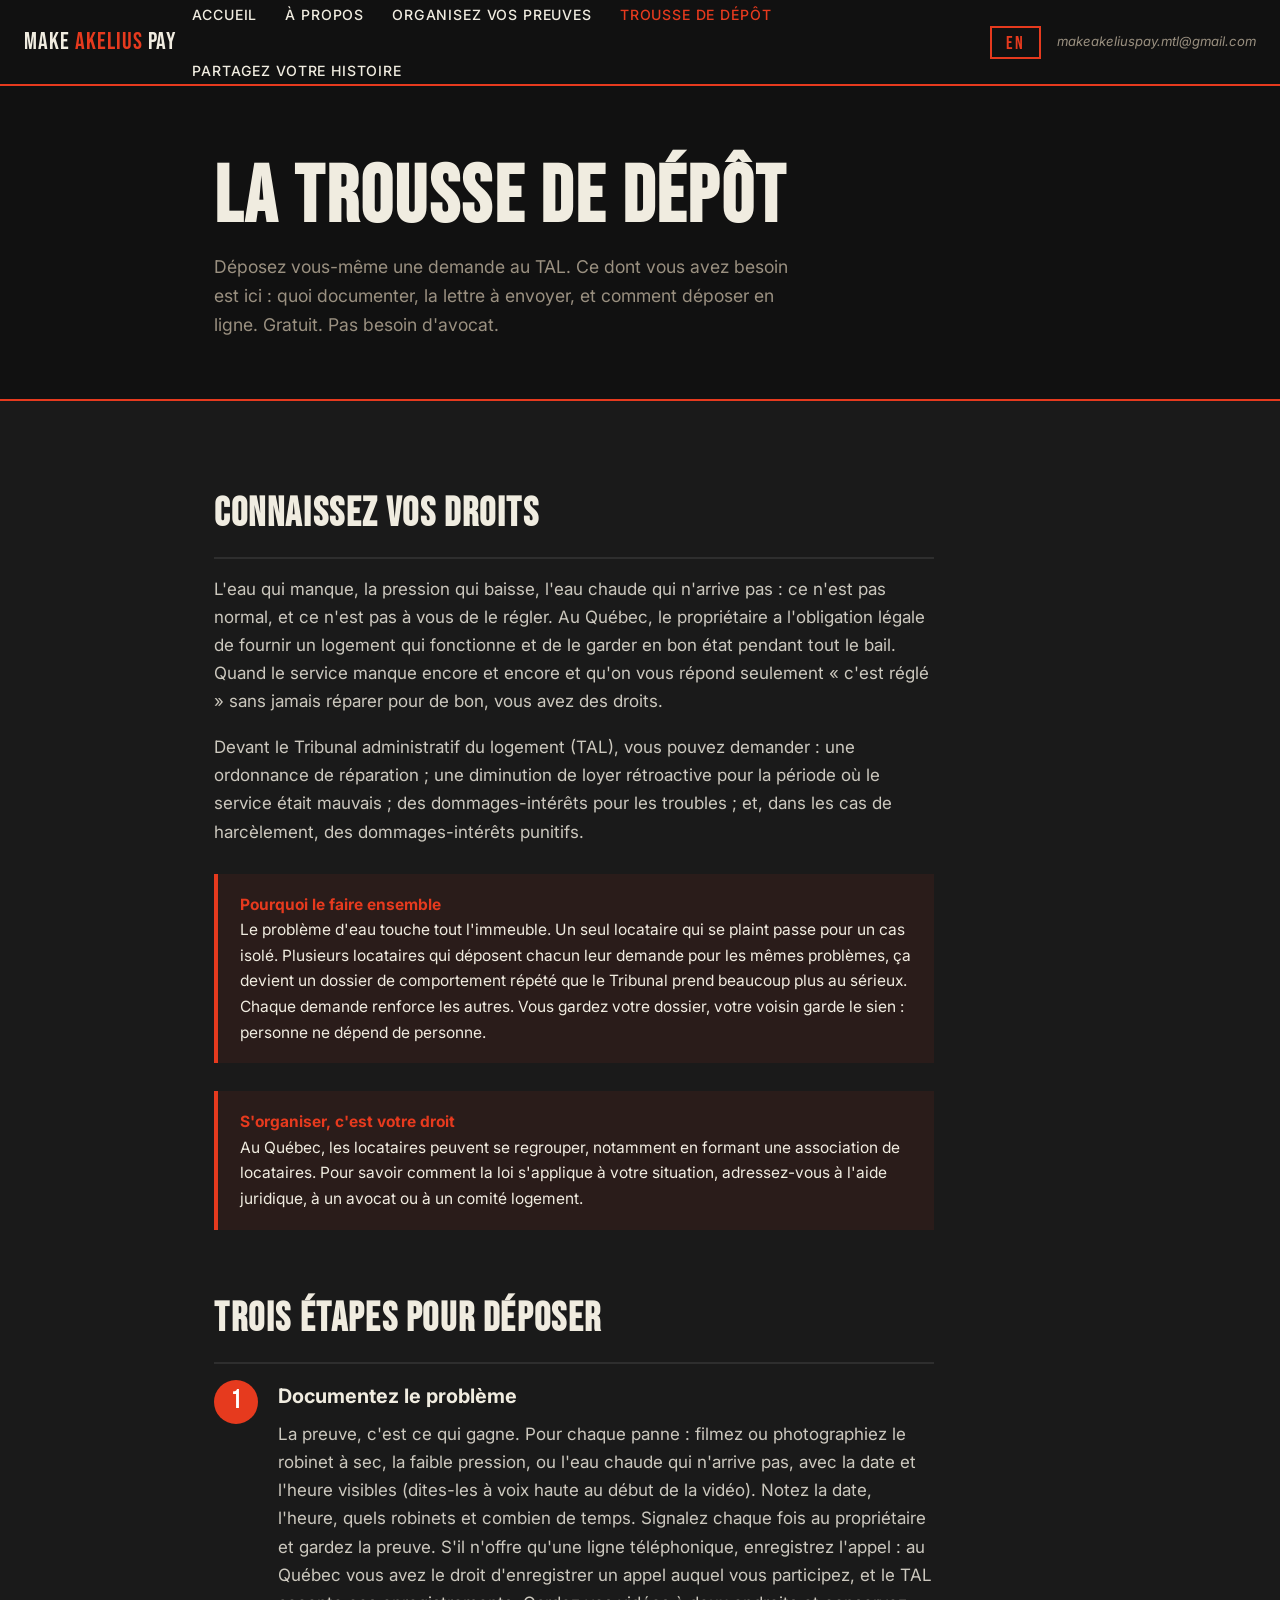
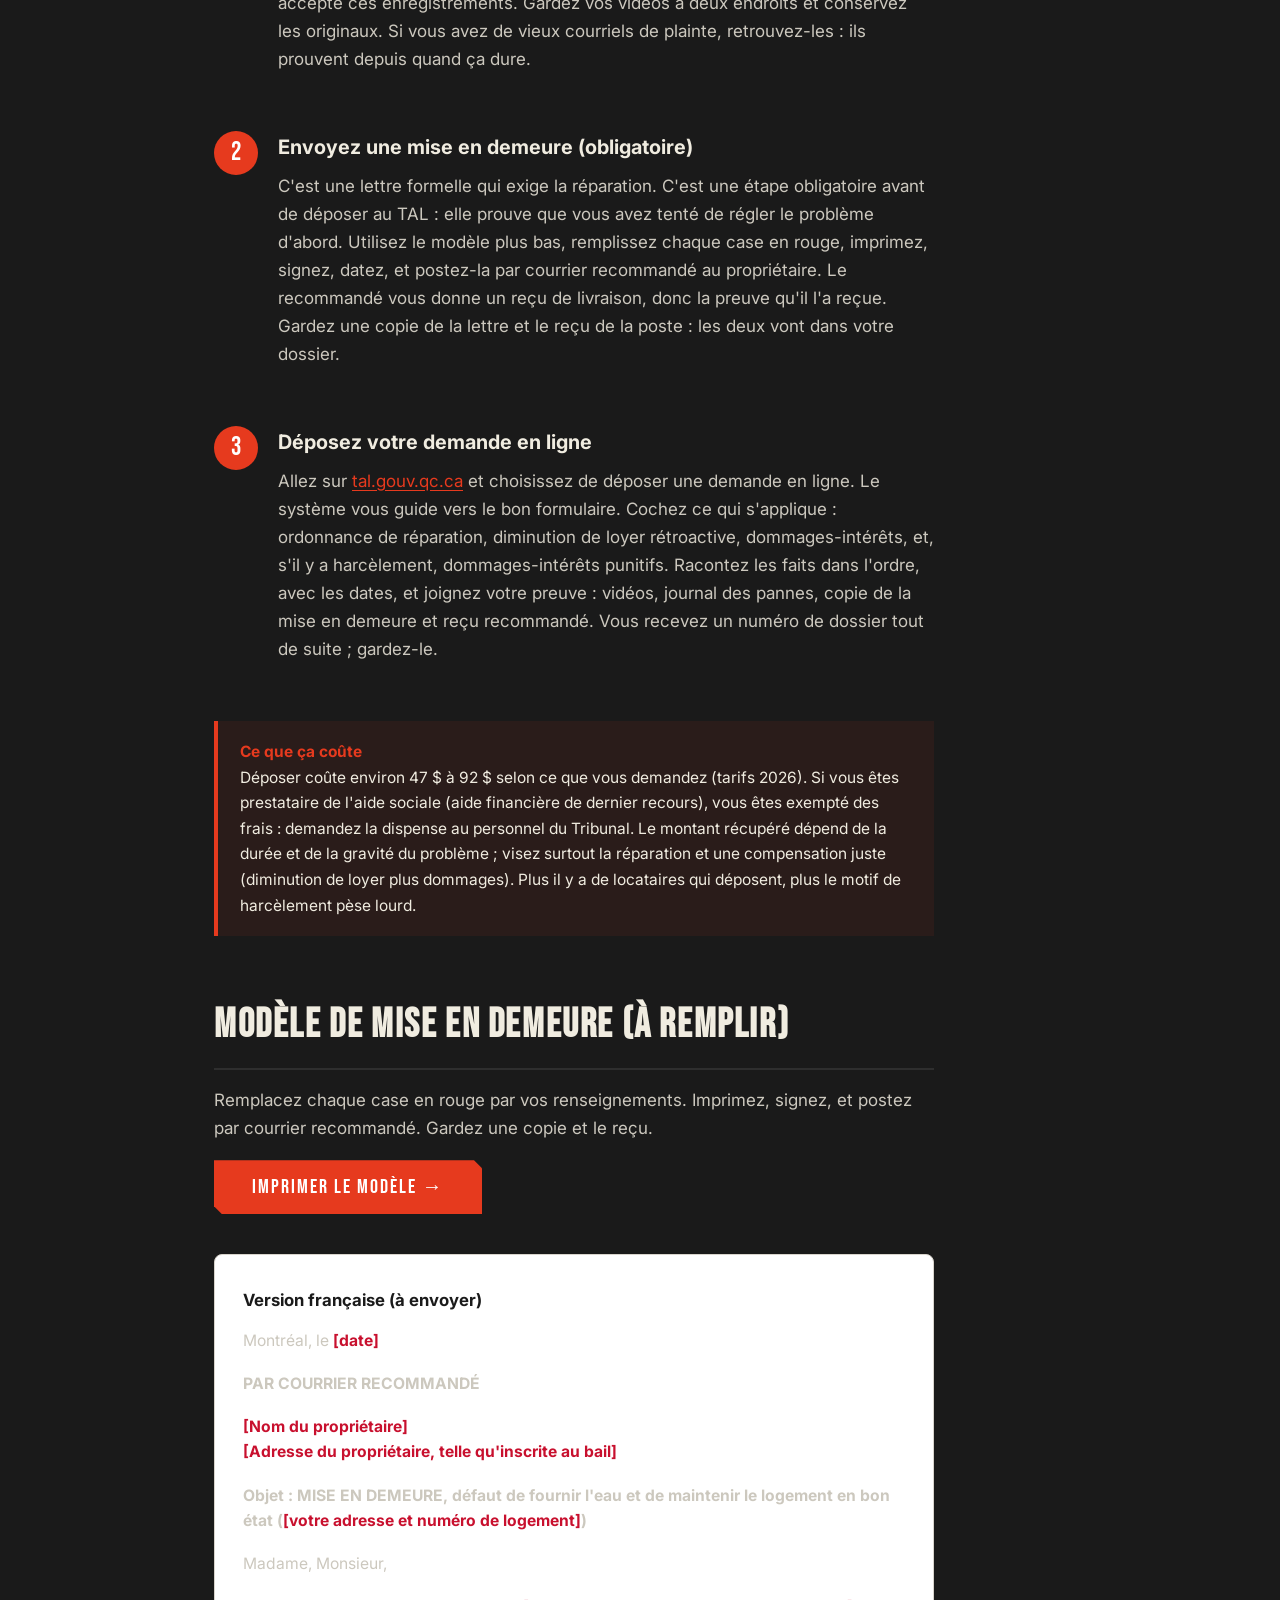
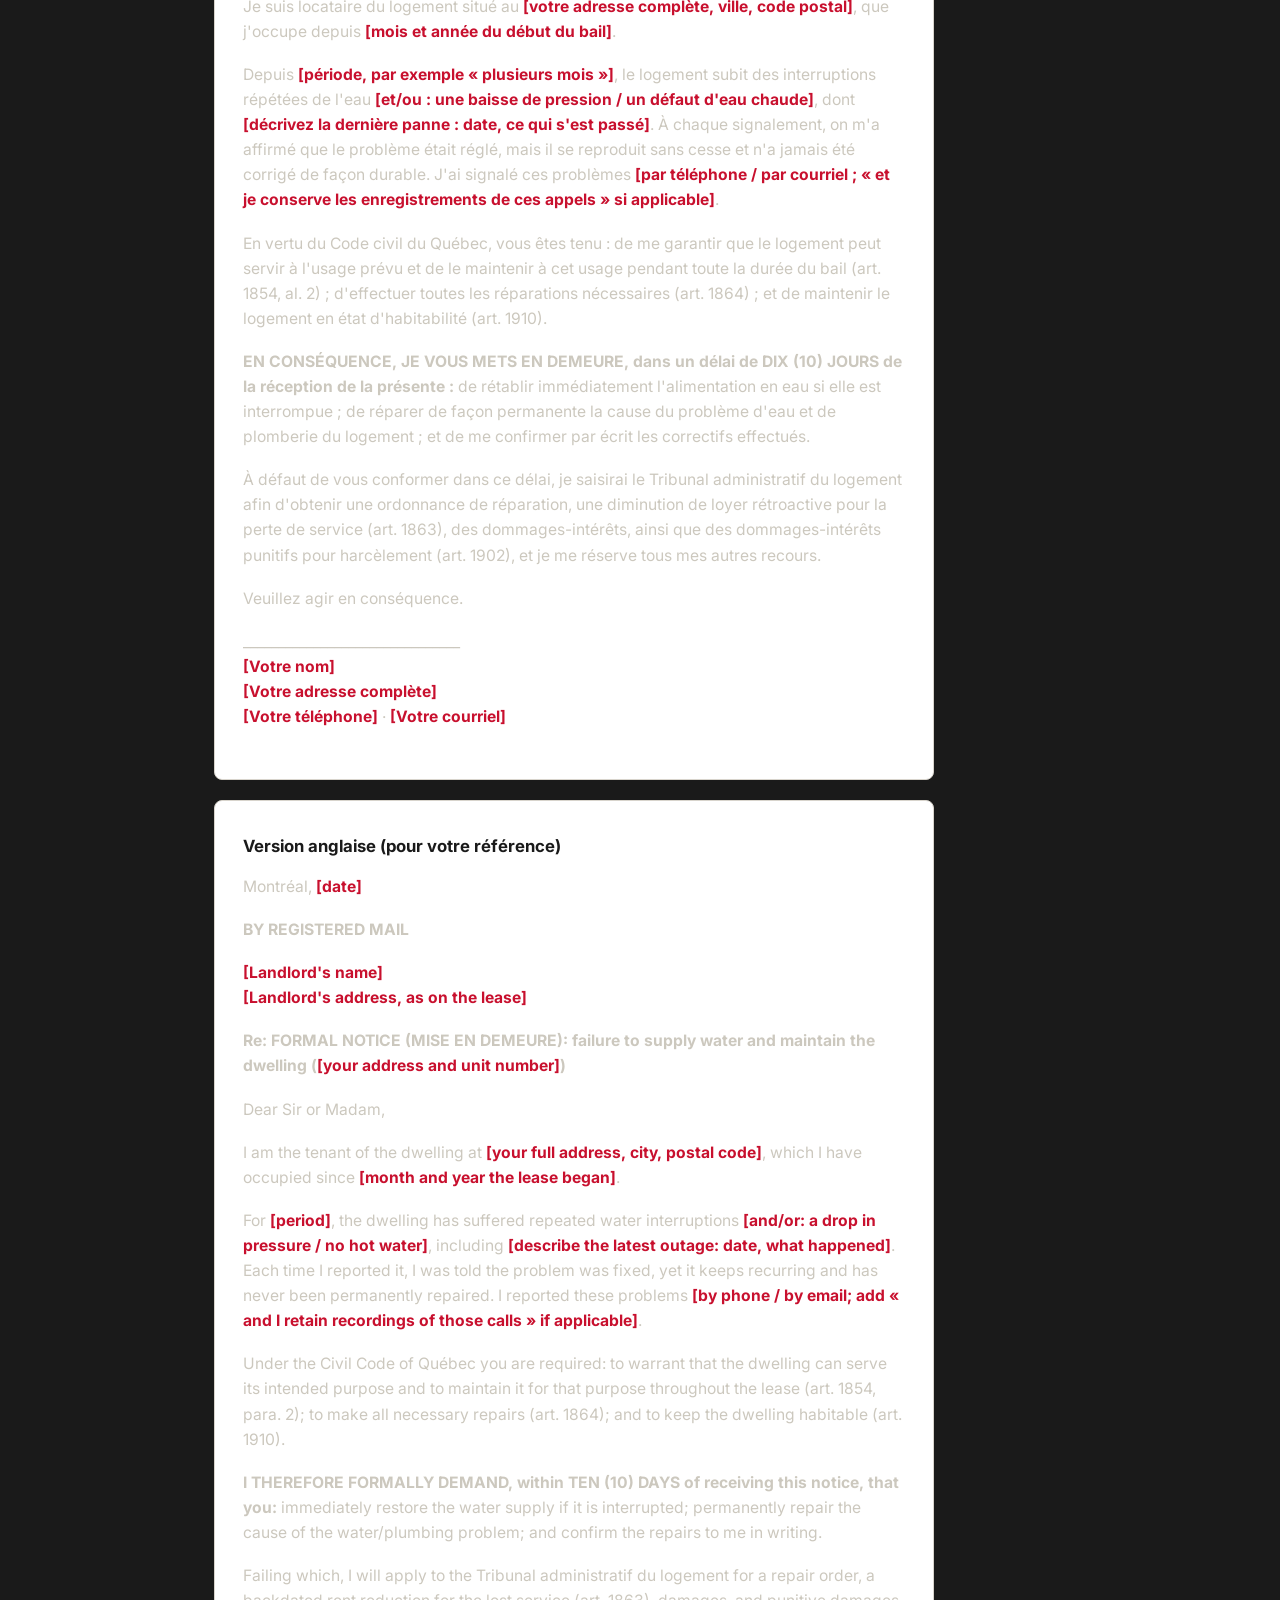
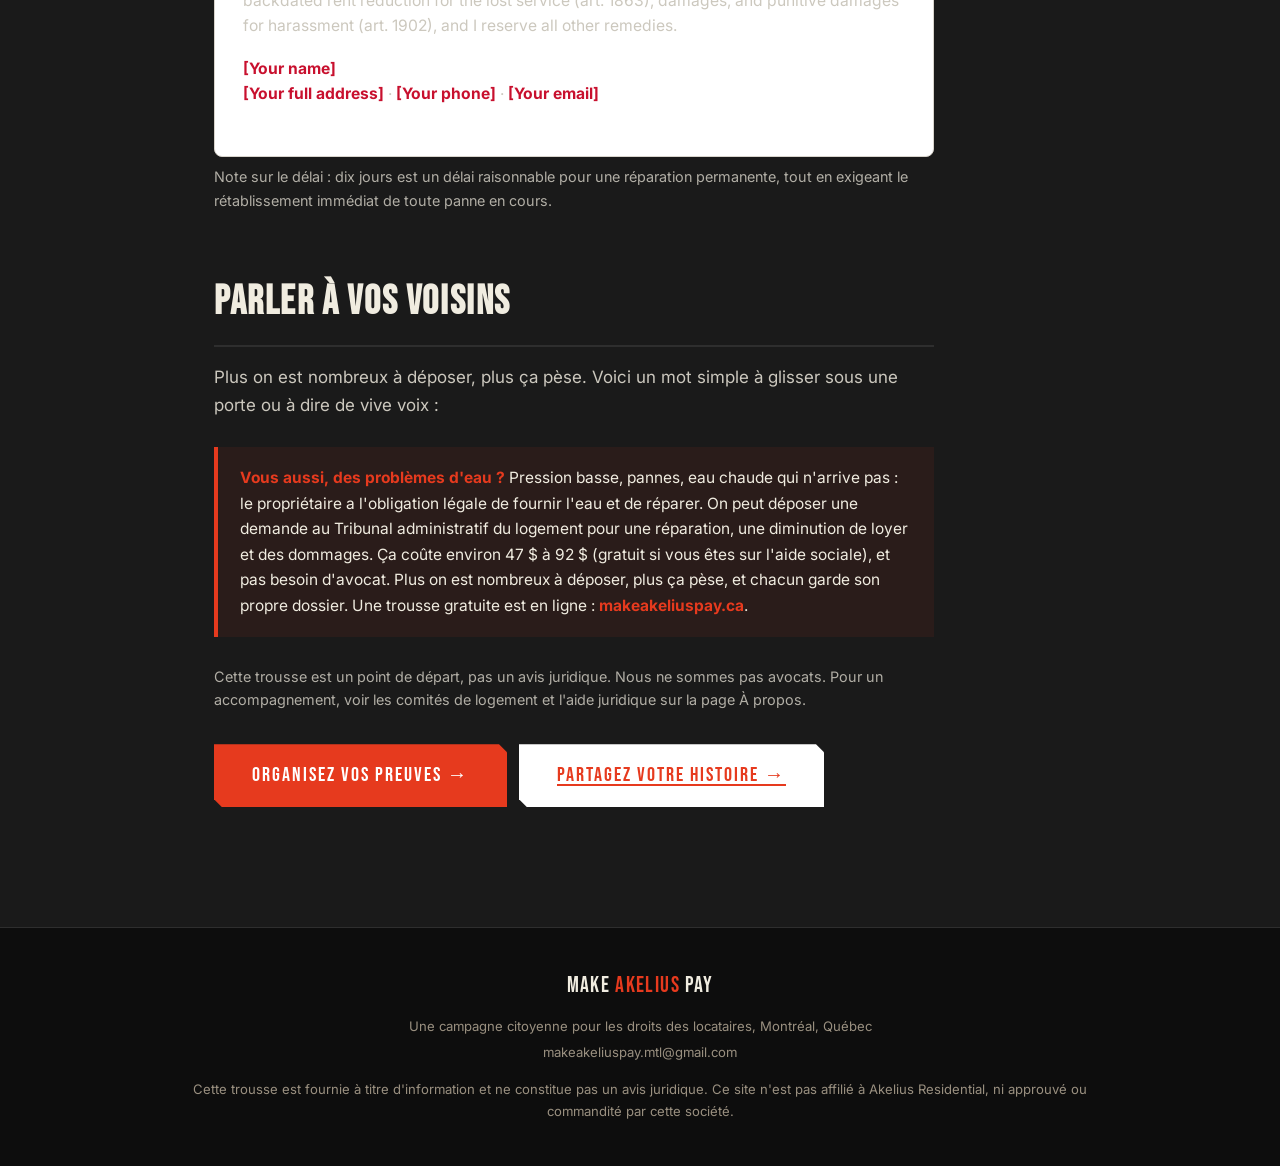
<file: trousse.html>
<!DOCTYPE html>
<html lang="fr-CA">
<head>
  <meta charset="UTF-8" />
  <meta name="viewport" content="width=device-width, initial-scale=1.0" />
  <title>Trousse de dépôt au TAL · Make Akelius Pay</title>
  <meta name="description" content="Une trousse gratuite pour déposer vous-même une demande au Tribunal administratif du logement : quoi documenter, la mise en demeure, et comment déposer en ligne. Modèle de lettre inclus." />
  <meta property="og:title" content="Trousse de dépôt au TAL · Make Akelius Pay" />
  <meta property="og:description" content="Déposez votre propre demande au TAL. Guide pas-à-pas + modèle de lettre gratuit. Plus on est nombreux, plus ça pèse." />
  <meta property="og:url" content="https://makeakeliuspay.ca/trousse.html" />
  <link rel="canonical" href="https://makeakeliuspay.ca/trousse.html" />
  <link rel="icon" href="/favicon.svg" type="image/svg+xml" />
  <link rel="stylesheet" href="style.css" />
  <script src="lang.js"></script>
  <style>
    /* Filing-kit page: numbered steps + printable letter block. Scoped to this page. */
    .steps { counter-reset: step; list-style: none; padding: 0; margin: 0; }
    .steps > li {
      position: relative; padding: 0 0 8px 64px; margin: 0 0 32px;
    }
    .steps > li::before {
      counter-increment: step; content: counter(step);
      position: absolute; left: 0; top: 0;
      width: 44px; height: 44px; border-radius: 50%;
      background: var(--red, #c8102e); color: #fff;
      font-family: 'Bebas Neue', sans-serif; font-size: 1.6rem;
      display: flex; align-items: center; justify-content: center;
    }
    .steps h3 { margin: 4px 0 8px; }
    .lettre-modele {
      background: #fff; color: #1a1a1a; border: 1px solid #d8d4cc;
      border-radius: 8px; padding: 32px 28px; margin: 20px 0 8px;
      font-size: 0.98rem; line-height: 1.6;
    }
    .lettre-modele .blank { font-weight: 700; color: #c8102e; }
    .lettre-modele h4 { margin: 0 0 14px; font-size: 1.05rem; }
    .print-row { display: flex; gap: 12px; flex-wrap: wrap; margin: 8px 0 40px; }
    .kit-note {
      font-size: 0.9rem; opacity: 0.85; margin-top: 6px;
    }
    /* When printing the letter only, hide the rest of the page. */
    @media print {
      body.printing-letter nav,
      body.printing-letter footer,
      body.printing-letter .page-hero,
      body.printing-letter .no-print { display: none !important; }
      body.printing-letter .lettre-modele {
        border: none; padding: 0; margin: 0; font-size: 12pt;
      }
      body.printing-letter main > section > .container > .prose > *:not(#lettre-fr-wrap):not(#lettre-en-wrap) {
        display: none !important;
      }
    }
  </style>
</head>
<body>

  <!-- ── NAVBAR ─────────────────────────────────────────── -->
  <nav role="navigation" aria-label="Navigation principale">
    <a href="index.html" class="nav-brand">Make <span>Akelius</span> Pay</a>

    <button class="nav-toggle" aria-label="Ouvrir le menu" aria-expanded="false" onclick="toggleNav(this)">
      <span></span>
      <span></span>
      <span></span>
    </button>

    <ul class="nav-links" id="nav-links">
      <li><a href="index.html" data-fr="Accueil" data-en="Home">Accueil</a></li>
      <li><a href="about.html" data-fr="À propos" data-en="About">À propos</a></li>
      <li><a href="evaluer.html" data-fr="Organisez vos preuves" data-en="Organize Your Evidence">Organisez vos preuves</a></li>
      <li><a href="trousse.html" class="active" data-fr="Trousse de dépôt" data-en="Filing Kit">Trousse de dépôt</a></li>
      <li><a href="submit.html" data-fr="Partagez votre histoire" data-en="Share Your Story">Partagez votre histoire</a></li>
    </ul>

    <button class="lang-switch" id="lang-switch" aria-label="Switch language">EN</button>

    <span class="nav-email">
      <a href="mailto:makeakeliuspay.mtl@gmail.com">makeakeliuspay.mtl@gmail.com</a>
    </span>
  </nav>

  <main>

    <!-- ── PAGE HERO ─────────────────────────────────────── -->
    <div class="page-hero">
      <div class="container">
        <h1 data-fr="La trousse de dépôt" data-en="The Filing Kit">La trousse de dépôt</h1>
        <p data-fr="Déposez vous-même une demande au TAL. Ce dont vous avez besoin est ici : quoi documenter, la lettre à envoyer, et comment déposer en ligne. Gratuit. Pas besoin d'avocat."
           data-en="File your own demand at the TAL. Everything you need is here: what to document, the letter to send, and how to file online. Free. No lawyer needed.">
          Déposez vous-même une demande au TAL. Ce dont vous avez besoin est ici : quoi documenter, la lettre à envoyer, et comment déposer en ligne. Gratuit. Pas besoin d'avocat.
        </p>
      </div>
    </div>

    <section>
      <div class="container">
        <div class="prose">

          <!-- WHY -->
          <h2 data-fr="Connaissez vos droits" data-en="Know your rights">
            Connaissez vos droits
          </h2>
          <p data-fr="L'eau qui manque, la pression qui baisse, l'eau chaude qui n'arrive pas : ce n'est pas normal, et ce n'est pas à vous de le régler. Au Québec, le propriétaire a l'obligation légale de fournir un logement qui fonctionne et de le garder en bon état pendant tout le bail. Quand le service manque encore et encore et qu'on vous répond seulement « c'est réglé » sans jamais réparer pour de bon, vous avez des droits."
             data-en="Water cutting out, low pressure, hot water that never comes: this is not normal, and it is not your job to fix it. In Quebec, the landlord is legally required to provide a dwelling that works and to keep it in good condition throughout the lease. When the service keeps failing and all you get is a promise that it is fixed, with no real repair, you have rights.">
            L'eau qui manque, la pression qui baisse, l'eau chaude qui n'arrive pas : ce n'est pas normal, et ce n'est pas à vous de le régler. Au Québec, le propriétaire a l'obligation légale de fournir un logement qui fonctionne et de le garder en bon état pendant tout le bail. Quand le service manque encore et encore et qu'on vous répond seulement « c'est réglé » sans jamais réparer pour de bon, vous avez des droits.
          </p>
          <p data-fr="Devant le Tribunal administratif du logement (TAL), vous pouvez demander : une ordonnance de réparation ; une diminution de loyer rétroactive pour la période où le service était mauvais ; des dommages-intérêts pour les troubles ; et, dans les cas de harcèlement, des dommages-intérêts punitifs."
             data-en="At the Tribunal administratif du logement (TAL), you can ask for: a repair order; a backdated rent reduction for the period the service was bad; damages for the trouble; and, in harassment cases, punitive damages.">
            Devant le Tribunal administratif du logement (TAL), vous pouvez demander : une ordonnance de réparation ; une diminution de loyer rétroactive pour la période où le service était mauvais ; des dommages-intérêts pour les troubles ; et, dans les cas de harcèlement, des dommages-intérêts punitifs.
          </p>

          <div class="callout">
            <strong data-fr="Pourquoi le faire ensemble" data-en="Why do it together">Pourquoi le faire ensemble</strong><br />
            <span data-fr="Le problème d'eau touche tout l'immeuble. Un seul locataire qui se plaint passe pour un cas isolé. Plusieurs locataires qui déposent chacun leur demande pour les mêmes problèmes, ça devient un dossier de comportement répété que le Tribunal prend beaucoup plus au sérieux. Chaque demande renforce les autres. Vous gardez votre dossier, votre voisin garde le sien : personne ne dépend de personne."
                  data-en="The water problem affects the whole building. One tenant complaining reads as an isolated case. Several tenants each filing about the same problems becomes a pattern the Tribunal takes far more seriously. Each claim strengthens the others. You keep your own file, your neighbour keeps theirs: nobody depends on anyone.">
              Le problème d'eau touche tout l'immeuble. Un seul locataire qui se plaint passe pour un cas isolé. Plusieurs locataires qui déposent chacun leur demande pour les mêmes problèmes, ça devient un dossier de comportement répété que le Tribunal prend beaucoup plus au sérieux. Chaque demande renforce les autres. Vous gardez votre dossier, votre voisin garde le sien : personne ne dépend de personne.
            </span>
          </div>

          <!-- ORGANIZING IS YOUR RIGHT -->
          <div class="callout" style="border-color:var(--red);">
            <strong data-fr="S'organiser, c'est votre droit" data-en="Organizing is your right">S'organiser, c'est votre droit</strong><br />
            <span data-fr="Au Québec, les locataires peuvent se regrouper, notamment en formant une association de locataires. Pour savoir comment la loi s'applique à votre situation, adressez-vous à l'aide juridique, à un avocat ou à un comité logement."
                  data-en="In Quebec, tenants can come together, including by forming a tenants' association. To find out how the law applies to your situation, talk to legal aid, a lawyer or a housing committee.">
              Au Québec, les locataires peuvent se regrouper, notamment en formant une association de locataires. Pour savoir comment la loi s'applique à votre situation, adressez-vous à l'aide juridique, à un avocat ou à un comité logement.
            </span>
          </div>

          <!-- THREE STEPS -->
          <h2 data-fr="Trois étapes pour déposer" data-en="Three steps to file">Trois étapes pour déposer</h2>
          <ol class="steps">
            <li>
              <h3 data-fr="Documentez le problème" data-en="Document the problem">Documentez le problème</h3>
              <p data-fr="La preuve, c'est ce qui gagne. Pour chaque panne : filmez ou photographiez le robinet à sec, la faible pression, ou l'eau chaude qui n'arrive pas, avec la date et l'heure visibles (dites-les à voix haute au début de la vidéo). Notez la date, l'heure, quels robinets et combien de temps. Signalez chaque fois au propriétaire et gardez la preuve. S'il n'offre qu'une ligne téléphonique, enregistrez l'appel : au Québec vous avez le droit d'enregistrer un appel auquel vous participez, et le TAL accepte ces enregistrements. Gardez vos vidéos à deux endroits et conservez les originaux. Si vous avez de vieux courriels de plainte, retrouvez-les : ils prouvent depuis quand ça dure."
                 data-en="Evidence wins. For every outage: film or photograph the dry tap, low pressure, or missing hot water, with the date and time visible (say them aloud at the start of the video). Note the date, time, which taps, and how long. Report it to the landlord every time and keep proof. If they only offer a phone line, record the call: in Quebec you may record a call you are part of, and the TAL accepts these. Keep your videos in two places and keep the originals. If you have old complaint emails, find them: they show how long this has gone on.">
                La preuve, c'est ce qui gagne. Pour chaque panne : filmez ou photographiez le robinet à sec, la faible pression, ou l'eau chaude qui n'arrive pas, avec la date et l'heure visibles (dites-les à voix haute au début de la vidéo). Notez la date, l'heure, quels robinets et combien de temps. Signalez chaque fois au propriétaire et gardez la preuve. S'il n'offre qu'une ligne téléphonique, enregistrez l'appel : au Québec vous avez le droit d'enregistrer un appel auquel vous participez, et le TAL accepte ces enregistrements. Gardez vos vidéos à deux endroits et conservez les originaux. Si vous avez de vieux courriels de plainte, retrouvez-les : ils prouvent depuis quand ça dure.
              </p>
            </li>
            <li>
              <h3 data-fr="Envoyez une mise en demeure (obligatoire)" data-en="Send a formal notice (mandatory)">Envoyez une mise en demeure (obligatoire)</h3>
              <p data-fr="C'est une lettre formelle qui exige la réparation. C'est une étape obligatoire avant de déposer au TAL : elle prouve que vous avez tenté de régler le problème d'abord. Utilisez le modèle plus bas, remplissez chaque case en rouge, imprimez, signez, datez, et postez-la par courrier recommandé au propriétaire. Le recommandé vous donne un reçu de livraison, donc la preuve qu'il l'a reçue. Gardez une copie de la lettre et le reçu de la poste : les deux vont dans votre dossier."
                 data-en="This is a formal letter demanding the repair. It is a mandatory step before filing at the TAL: it proves you tried to resolve it first. Use the template below, fill in every red field, print, sign, date, and mail it by registered mail to the landlord. Registered mail gives you a delivery receipt, which is proof they received it. Keep a copy of the letter and the mailing receipt: both go in your file.">
                C'est une lettre formelle qui exige la réparation. C'est une étape obligatoire avant de déposer au TAL : elle prouve que vous avez tenté de régler le problème d'abord. Utilisez le modèle plus bas, remplissez chaque case en rouge, imprimez, signez, datez, et postez-la par courrier recommandé au propriétaire. Le recommandé vous donne un reçu de livraison, donc la preuve qu'il l'a reçue. Gardez une copie de la lettre et le reçu de la poste : les deux vont dans votre dossier.
              </p>
            </li>
            <li>
              <h3 data-fr="Déposez votre demande en ligne" data-en="File your demand online">Déposez votre demande en ligne</h3>
              <p data-fr-html="Allez sur <a href='https://www.tal.gouv.qc.ca/' target='_blank' rel='noopener'>tal.gouv.qc.ca</a> et choisissez de déposer une demande en ligne. Le système vous guide vers le bon formulaire. Cochez ce qui s'applique : ordonnance de réparation, diminution de loyer rétroactive, dommages-intérêts, et, s'il y a harcèlement, dommages-intérêts punitifs. Racontez les faits dans l'ordre, avec les dates, et joignez votre preuve : vidéos, journal des pannes, copie de la mise en demeure et reçu recommandé. Vous recevez un numéro de dossier tout de suite ; gardez-le."
                 data-en-html="Go to <a href='https://www.tal.gouv.qc.ca/' target='_blank' rel='noopener'>tal.gouv.qc.ca</a> and choose to file a demand online. The system routes you to the correct form. Check what applies: repair order, backdated rent reduction, damages, and, if there is harassment, punitive damages. Tell the facts in order, with dates, and attach your evidence: videos, outage log, copy of the mise en demeure and registered receipt. You get a file number right away; keep it.">
                Allez sur <a href="https://www.tal.gouv.qc.ca/" target="_blank" rel="noopener">tal.gouv.qc.ca</a> et choisissez de déposer une demande en ligne. Le système vous guide vers le bon formulaire. Cochez ce qui s'applique : ordonnance de réparation, diminution de loyer rétroactive, dommages-intérêts, et, s'il y a harcèlement, dommages-intérêts punitifs. Racontez les faits dans l'ordre, avec les dates, et joignez votre preuve : vidéos, journal des pannes, copie de la mise en demeure et reçu recommandé. Vous recevez un numéro de dossier tout de suite ; gardez-le.
              </p>
            </li>
          </ol>

          <div class="callout">
            <strong data-fr="Ce que ça coûte" data-en="What it costs">Ce que ça coûte</strong><br />
            <span data-fr="Déposer coûte environ 47 $ à 92 $ selon ce que vous demandez (tarifs 2026). Si vous êtes prestataire de l'aide sociale (aide financière de dernier recours), vous êtes exempté des frais : demandez la dispense au personnel du Tribunal. Le montant récupéré dépend de la durée et de la gravité du problème ; visez surtout la réparation et une compensation juste (diminution de loyer plus dommages). Plus il y a de locataires qui déposent, plus le motif de harcèlement pèse lourd."
                  data-en="Filing costs about $47 to $92 depending on what you ask for (2026 rates). If you receive last-resort financial assistance (welfare), you are exempt from the fee: ask TAL staff for the exemption. The amount recovered depends on how long and how bad the problem is; aim above all for the repair and fair compensation (rent reduction plus damages). The more tenants file, the heavier the harassment pattern weighs.">
              Déposer coûte environ 47 $ à 92 $ selon ce que vous demandez (tarifs 2026). Si vous êtes prestataire de l'aide sociale (aide financière de dernier recours), vous êtes exempté des frais : demandez la dispense au personnel du Tribunal. Le montant récupéré dépend de la durée et de la gravité du problème ; visez surtout la réparation et une compensation juste (diminution de loyer plus dommages). Plus il y a de locataires qui déposent, plus le motif de harcèlement pèse lourd.
            </span>
          </div>

          <!-- LETTER TEMPLATE -->
          <h2 data-fr="Modèle de mise en demeure (à remplir)" data-en="Formal-notice template (fill in)">
            Modèle de mise en demeure (à remplir)
          </h2>
          <p class="no-print" data-fr="Remplacez chaque case en rouge par vos renseignements. Imprimez, signez, et postez par courrier recommandé. Gardez une copie et le reçu."
             data-en="Replace each red field with your own details. Print, sign, and mail by registered mail. Keep a copy and the receipt.">
            Remplacez chaque case en rouge par vos renseignements. Imprimez, signez, et postez par courrier recommandé. Gardez une copie et le reçu.
          </p>

          <div class="print-row no-print">
            <button class="btn" onclick="printLetter()" data-fr="Imprimer le modèle →" data-en="Print the template →">Imprimer le modèle →</button>
          </div>

          <!-- FRENCH LETTER -->
          <div id="lettre-fr-wrap">
            <div class="lettre-modele" id="lettre">
              <h4 data-fr="Version française (à envoyer)" data-en="French version (send this one)">Version française (à envoyer)</h4>
              <p>Montréal, le <span class="blank">[date]</span></p>
              <p><strong>PAR COURRIER RECOMMANDÉ</strong></p>
              <p><span class="blank">[Nom du propriétaire]</span><br />
                 <span class="blank">[Adresse du propriétaire, telle qu'inscrite au bail]</span></p>
              <p><strong>Objet : MISE EN DEMEURE, défaut de fournir l'eau et de maintenir le logement en bon état (<span class="blank">[votre adresse et numéro de logement]</span>)</strong></p>
              <p>Madame, Monsieur,</p>
              <p>Je suis locataire du logement situé au <span class="blank">[votre adresse complète, ville, code postal]</span>, que j'occupe depuis <span class="blank">[mois et année du début du bail]</span>.</p>
              <p>Depuis <span class="blank">[période, par exemple « plusieurs mois »]</span>, le logement subit des interruptions répétées de l'eau <span class="blank">[et/ou : une baisse de pression / un défaut d'eau chaude]</span>, dont <span class="blank">[décrivez la dernière panne : date, ce qui s'est passé]</span>. À chaque signalement, on m'a affirmé que le problème était réglé, mais il se reproduit sans cesse et n'a jamais été corrigé de façon durable. J'ai signalé ces problèmes <span class="blank">[par téléphone / par courriel ; « et je conserve les enregistrements de ces appels » si applicable]</span>.</p>
              <p>En vertu du Code civil du Québec, vous êtes tenu : de me garantir que le logement peut servir à l'usage prévu et de le maintenir à cet usage pendant toute la durée du bail (art. 1854, al. 2) ; d'effectuer toutes les réparations nécessaires (art. 1864) ; et de maintenir le logement en état d'habitabilité (art. 1910).</p>
              <p><strong>EN CONSÉQUENCE, JE VOUS METS EN DEMEURE, dans un délai de DIX (10) JOURS de la réception de la présente :</strong> de rétablir immédiatement l'alimentation en eau si elle est interrompue ; de réparer de façon permanente la cause du problème d'eau et de plomberie du logement ; et de me confirmer par écrit les correctifs effectués.</p>
              <p>À défaut de vous conformer dans ce délai, je saisirai le Tribunal administratif du logement afin d'obtenir une ordonnance de réparation, une diminution de loyer rétroactive pour la perte de service (art. 1863), des dommages-intérêts, ainsi que des dommages-intérêts punitifs pour harcèlement (art. 1902), et je me réserve tous mes autres recours.</p>
              <p>Veuillez agir en conséquence.</p>
              <p>_______________________________<br />
                 <span class="blank">[Votre nom]</span><br />
                 <span class="blank">[Votre adresse complète]</span><br />
                 <span class="blank">[Votre téléphone]</span> · <span class="blank">[Votre courriel]</span></p>
            </div>
          </div>

          <!-- ENGLISH LETTER -->
          <div id="lettre-en-wrap">
            <div class="lettre-modele">
              <h4 data-fr="Version anglaise (pour votre référence)" data-en="English version (for your reference)">Version anglaise (pour votre référence)</h4>
              <p>Montréal, <span class="blank">[date]</span></p>
              <p><strong>BY REGISTERED MAIL</strong></p>
              <p><span class="blank">[Landlord's name]</span><br />
                 <span class="blank">[Landlord's address, as on the lease]</span></p>
              <p><strong>Re: FORMAL NOTICE (MISE EN DEMEURE): failure to supply water and maintain the dwelling (<span class="blank">[your address and unit number]</span>)</strong></p>
              <p>Dear Sir or Madam,</p>
              <p>I am the tenant of the dwelling at <span class="blank">[your full address, city, postal code]</span>, which I have occupied since <span class="blank">[month and year the lease began]</span>.</p>
              <p>For <span class="blank">[period]</span>, the dwelling has suffered repeated water interruptions <span class="blank">[and/or: a drop in pressure / no hot water]</span>, including <span class="blank">[describe the latest outage: date, what happened]</span>. Each time I reported it, I was told the problem was fixed, yet it keeps recurring and has never been permanently repaired. I reported these problems <span class="blank">[by phone / by email; add « and I retain recordings of those calls » if applicable]</span>.</p>
              <p>Under the Civil Code of Québec you are required: to warrant that the dwelling can serve its intended purpose and to maintain it for that purpose throughout the lease (art. 1854, para. 2); to make all necessary repairs (art. 1864); and to keep the dwelling habitable (art. 1910).</p>
              <p><strong>I THEREFORE FORMALLY DEMAND, within TEN (10) DAYS of receiving this notice, that you:</strong> immediately restore the water supply if it is interrupted; permanently repair the cause of the water/plumbing problem; and confirm the repairs to me in writing.</p>
              <p>Failing which, I will apply to the Tribunal administratif du logement for a repair order, a backdated rent reduction for the lost service (art. 1863), damages, and punitive damages for harassment (art. 1902), and I reserve all other remedies.</p>
              <p><span class="blank">[Your name]</span><br />
                 <span class="blank">[Your full address]</span> · <span class="blank">[Your phone]</span> · <span class="blank">[Your email]</span></p>
            </div>
          </div>

          <p class="kit-note no-print" data-fr="Note sur le délai : dix jours est un délai raisonnable pour une réparation permanente, tout en exigeant le rétablissement immédiat de toute panne en cours."
             data-en="Note on the deadline: ten days is a reasonable window for a permanent fix while still demanding immediate restoration of any current outage.">
            Note sur le délai : dix jours est un délai raisonnable pour une réparation permanente, tout en exigeant le rétablissement immédiat de toute panne en cours.
          </p>

          <!-- TALK TO NEIGHBOURS -->
          <h2 class="no-print" data-fr="Parler à vos voisins" data-en="Talk to your neighbours">Parler à vos voisins</h2>
          <p class="no-print" data-fr="Plus on est nombreux à déposer, plus ça pèse. Voici un mot simple à glisser sous une porte ou à dire de vive voix :"
             data-en="The more of us who file, the more it weighs. Here is a simple note to slide under a door or say out loud:">
            Plus on est nombreux à déposer, plus ça pèse. Voici un mot simple à glisser sous une porte ou à dire de vive voix :
          </p>
          <div class="callout no-print">
            <span data-fr-html="<strong>Vous aussi, des problèmes d'eau ?</strong> Pression basse, pannes, eau chaude qui n'arrive pas : le propriétaire a l'obligation légale de fournir l'eau et de réparer. On peut déposer une demande au Tribunal administratif du logement pour une réparation, une diminution de loyer et des dommages. Ça coûte environ 47 $ à 92 $ (gratuit si vous êtes sur l'aide sociale), et pas besoin d'avocat. Plus on est nombreux à déposer, plus ça pèse, et chacun garde son propre dossier. Une trousse gratuite est en ligne : <strong>makeakeliuspay.ca</strong>."
                  data-en-html="<strong>Water problems too?</strong> Low pressure, outages, no hot water: the landlord is legally required to supply water and repair it. We can file at the Tribunal administratif du logement for a repair, a rent reduction, and damages. It costs about $47 to $92 (free if you are on welfare), and no lawyer needed. The more of us who file, the more it weighs, and everyone keeps their own file. A free kit is online: <strong>makeakeliuspay.ca</strong>.">
              <strong>Vous aussi, des problèmes d'eau ?</strong> Pression basse, pannes, eau chaude qui n'arrive pas : le propriétaire a l'obligation légale de fournir l'eau et de réparer. On peut déposer une demande au Tribunal administratif du logement pour une réparation, une diminution de loyer et des dommages. Ça coûte environ 47 $ à 92 $ (gratuit si vous êtes sur l'aide sociale), et pas besoin d'avocat. Plus on est nombreux à déposer, plus ça pèse, et chacun garde son propre dossier. Une trousse gratuite est en ligne : <strong>makeakeliuspay.ca</strong>.
            </span>
          </div>

          <p class="kit-note no-print" data-fr="Cette trousse est un point de départ, pas un avis juridique. Nous ne sommes pas avocats. Pour un accompagnement, voir les comités de logement et l'aide juridique sur la page À propos."
             data-en="This kit is a starting point, not legal advice. We are not lawyers. For hands-on help, see the housing committees and legal aid on the About page.">
            Cette trousse est un point de départ, pas un avis juridique. Nous ne sommes pas avocats. Pour un accompagnement, voir les comités de logement et l'aide juridique sur la page À propos.
          </p>

          <!-- CTA -->
          <div class="print-row no-print" style="margin-top:32px;">
            <a href="evaluer.html" class="btn" data-fr="Organisez vos preuves →" data-en="Organize Your Evidence →">Organisez vos preuves →</a>
            <a href="submit.html" class="btn btn-white" data-fr="Partagez votre histoire →" data-en="Share your story →">Partagez votre histoire →</a>
          </div>

        </div>
      </div>
    </section>

  </main>

  <!-- ── FOOTER ─────────────────────────────────────────── -->
  <footer>
    <div class="footer-inner">
      <div class="footer-brand">Make <span>Akelius</span> Pay</div>
      <p data-fr="Une campagne citoyenne pour les droits des locataires, Montréal, Québec"
         data-en="A grassroots tenant rights campaign, Montreal, Québec">
        Une campagne citoyenne pour les droits des locataires, Montréal, Québec
      </p>
      <p><a href="mailto:makeakeliuspay.mtl@gmail.com">makeakeliuspay.mtl@gmail.com</a></p>
      <p style="margin-top:14px;"
        data-fr="Cette trousse est fournie à titre d'information et ne constitue pas un avis juridique. Ce site n'est pas affilié à Akelius Residential, ni approuvé ou commandité par cette société."
        data-en="This kit is provided for information and does not constitute legal advice. This site is not affiliated with, endorsed by, or sponsored by Akelius Residential.">
        Cette trousse est fournie à titre d'information et ne constitue pas un avis juridique. Ce site n'est pas affilié à Akelius Residential, ni approuvé ou commandité par cette société.
      </p>
    </div>
  </footer>

  <script>
    function toggleNav(btn) {
      var links = document.getElementById('nav-links');
      var isOpen = links.classList.toggle('open');
      btn.setAttribute('aria-expanded', isOpen);
    }
    function printLetter() {
      document.body.classList.add('printing-letter');
      window.print();
      setTimeout(function () { document.body.classList.remove('printing-letter'); }, 500);
    }
  </script>

</body>
</html>
</file>
<file: style.css>
@import url('https://fonts.googleapis.com/css2?family=Bebas+Neue&family=Inter:wght@400;500;600&display=swap');

*, *::before, *::after {
  box-sizing: border-box;
  margin: 0;
  padding: 0;
}

:root {
  --bg: #1a1a1a;
  --text: #f0ece0;
  --red: #e63a1e;
  --red-dark: #c0301a;
  --muted: #9a9080;
  --border: #2e2e2e;
  --card-bg: #222222;
}

html {
  scroll-behavior: smooth;
}

body {
  background-color: var(--bg);
  color: var(--text);
  font-family: 'Inter', system-ui, -apple-system, sans-serif;
  font-size: 17px;
  line-height: 1.65;
  -webkit-font-smoothing: antialiased;
}

a {
  color: var(--red);
  text-decoration: none;
  transition: color 0.2s;
}

a:hover {
  color: #ff5a3d;
  text-decoration: underline;
}

img {
  max-width: 100%;
}

/* ── NAVBAR ──────────────────────────────────────────────── */

nav {
  position: sticky;
  top: 0;
  z-index: 100;
  background: #111111;
  border-bottom: 2px solid var(--red);
  padding: 0 24px;
  display: flex;
  align-items: center;
  justify-content: space-between;
  gap: 16px;
  min-height: 60px;
}

.nav-brand {
  font-family: 'Bebas Neue', sans-serif;
  font-size: 1.5rem;
  letter-spacing: 0.04em;
  color: var(--text);
  white-space: nowrap;
  text-decoration: none;
}

.nav-brand span {
  color: var(--red);
}

.nav-links {
  display: flex;
  align-items: center;
  gap: 28px;
  list-style: none;
  flex-wrap: wrap;
}

.nav-links a {
  color: var(--text);
  font-size: 0.88rem;
  font-weight: 500;
  letter-spacing: 0.06em;
  text-transform: uppercase;
  text-decoration: none;
  transition: color 0.2s;
}

.nav-links a:hover,
.nav-links a.active {
  color: var(--red);
}

.nav-email {
  font-size: 0.82rem;
  color: var(--muted);
  font-style: italic;
  white-space: nowrap;
}

.nav-email a {
  color: var(--muted);
  text-decoration: underline;
  text-decoration-color: transparent;
  transition: color 0.2s, text-decoration-color 0.2s;
}

.nav-email a:hover {
  color: var(--text);
  text-decoration-color: var(--muted);
}

/* ── LANGUAGE SWITCHER ───────────────────────────────────── */

.lang-switch {
  background: transparent;
  border: 2px solid var(--red);
  color: var(--red);
  font-family: 'Bebas Neue', sans-serif;
  font-size: 1.1rem;
  letter-spacing: 0.12em;
  padding: 5px 14px 3px;
  cursor: pointer;
  transition: background 0.18s, color 0.18s;
  white-space: nowrap;
  flex-shrink: 0;
}

.lang-switch:hover {
  background: var(--red);
  color: #fff;
}

/* Hamburger */
.nav-toggle {
  display: none;
  background: none;
  border: none;
  cursor: pointer;
  padding: 4px;
  flex-direction: column;
  gap: 5px;
}

.nav-toggle span {
  display: block;
  width: 24px;
  height: 2px;
  background: var(--text);
  transition: transform 0.25s, opacity 0.25s;
}

/* ── LAYOUT ──────────────────────────────────────────────── */

main {
  width: 100%;
}

.container {
  max-width: 900px;
  margin: 0 auto;
  padding: 0 24px;
}

section {
  padding: 80px 0;
}

section + section {
  border-top: 1px solid var(--border);
}

/* ── HERO ────────────────────────────────────────────────── */

.hero {
  background: var(--bg);
  padding: 100px 0 90px;
  border-top: none;
}

.hero-inner {
  max-width: 900px;
  margin: 0 auto;
  padding: 0 24px;
}

.hero-eyebrow {
  display: inline-block;
  font-size: 0.8rem;
  font-weight: 600;
  letter-spacing: 0.18em;
  text-transform: uppercase;
  color: var(--red);
  margin-bottom: 20px;
  background: rgba(230, 58, 30, 0.1);
  padding: 4px 12px;
  border-left: 3px solid var(--red);
}

.hero h1 {
  font-family: 'Bebas Neue', sans-serif;
  font-size: clamp(3.2rem, 9vw, 6.5rem);
  line-height: 0.95;
  letter-spacing: 0.02em;
  color: var(--text);
  margin-bottom: 28px;
}

.hero h1 em {
  color: var(--red);
  font-style: normal;
}

.hero-sub {
  font-size: clamp(1.1rem, 2.5vw, 1.35rem);
  color: var(--muted);
  max-width: 620px;
  line-height: 1.55;
  margin-bottom: 44px;
}

.hero-sub strong {
  color: var(--text);
}

.btn {
  display: inline-block;
  padding: 15px 38px;
  font-family: 'Bebas Neue', sans-serif;
  font-size: 1.25rem;
  letter-spacing: 0.1em;
  background: var(--red);
  color: #ffffff;
  border: none;
  cursor: pointer;
  text-decoration: none;
  transition: background 0.2s, transform 0.15s;
  clip-path: polygon(0 0, calc(100% - 8px) 0, 100% 8px, 100% 100%, 8px 100%, 0 calc(100% - 8px));
}

.btn:hover {
  background: var(--red-dark);
  color: #fff;
  text-decoration: none;
  transform: translateY(-1px);
}

.btn-outline {
  background: transparent;
  border: 2px solid var(--red);
  color: var(--red);
  clip-path: none;
}

.btn-outline:hover {
  background: var(--red);
  color: #fff;
}

/* ── UN QUOTE ────────────────────────────────────────────── */

.un-quote {
  background: #0f0f0f;
  padding: 80px 0;
}

.un-quote-inner {
  max-width: 900px;
  margin: 0 auto;
  padding: 0 24px;
  display: grid;
  grid-template-columns: 4px 1fr;
  gap: 0 32px;
  align-items: start;
}

.quote-bar {
  background: var(--red);
  height: 100%;
  min-height: 100px;
}

.quote-content blockquote {
  font-size: clamp(1.1rem, 2.2vw, 1.35rem);
  line-height: 1.65;
  color: var(--text);
  font-style: italic;
  margin-bottom: 18px;
}

.quote-content blockquote::before {
  content: '\201C';
  font-family: Georgia, serif;
  font-size: 4rem;
  line-height: 0;
  vertical-align: -1.4rem;
  color: var(--red);
  margin-right: 4px;
}

.quote-attribution {
  font-size: 0.85rem;
  color: var(--muted);
  letter-spacing: 0.04em;
}

.quote-attribution strong {
  display: block;
  color: var(--text);
  font-size: 0.92rem;
  margin-bottom: 2px;
}

/* ── TESTIMONIALS ────────────────────────────────────────── */

.testimonials {
  padding: 80px 0;
}

.section-label {
  font-family: 'Bebas Neue', sans-serif;
  font-size: clamp(2rem, 5vw, 3rem);
  letter-spacing: 0.04em;
  color: var(--text);
  margin-bottom: 8px;
}

.section-sub {
  color: var(--muted);
  font-size: 0.95rem;
  margin-bottom: 48px;
}

.testimonials-grid {
  display: grid;
  grid-template-columns: repeat(auto-fit, minmax(260px, 1fr));
  gap: 24px;
}

.testimonial-card {
  background: var(--card-bg);
  border: 1px solid var(--border);
  border-top: 3px solid var(--red);
  padding: 28px 26px;
  position: relative;
}

.testimonial-card p {
  font-size: 0.97rem;
  line-height: 1.7;
  color: #ccc8be;
  margin-bottom: 20px;
}

.testimonial-card footer {
  font-size: 0.8rem;
  color: var(--muted);
  letter-spacing: 0.05em;
  text-transform: uppercase;
  border-top: 1px solid var(--border);
  padding-top: 14px;
}

.testimonial-card footer strong {
  color: var(--red);
}

/* ── CTA ─────────────────────────────────────────────────── */

.cta-section {
  background: var(--red);
  padding: 90px 0;
  border-top: none;
}

.cta-inner {
  max-width: 900px;
  margin: 0 auto;
  padding: 0 24px;
  text-align: center;
}

.cta-section h2 {
  font-family: 'Bebas Neue', sans-serif;
  font-size: clamp(2.4rem, 6vw, 4.5rem);
  line-height: 1;
  color: #ffffff;
  margin-bottom: 16px;
  letter-spacing: 0.02em;
}

.cta-section p {
  color: rgba(255,255,255,0.82);
  font-size: 1.1rem;
  margin-bottom: 36px;
  max-width: 560px;
  margin-left: auto;
  margin-right: auto;
}

.btn-white {
  background: #ffffff;
  color: var(--red);
}

.btn-white:hover {
  background: #f0ece0;
  color: var(--red-dark);
}

/* ── ABOUT PAGE ──────────────────────────────────────────── */

.page-hero {
  padding: 72px 0 60px;
  background: #111111;
  border-bottom: 2px solid var(--red);
}

.page-hero h1 {
  font-family: 'Bebas Neue', sans-serif;
  font-size: clamp(2.8rem, 7vw, 5rem);
  letter-spacing: 0.03em;
  line-height: 1;
  margin-bottom: 14px;
}

.page-hero p {
  color: var(--muted);
  font-size: 1.1rem;
  max-width: 600px;
}

.prose {
  max-width: 720px;
}

.prose h2 {
  font-family: 'Bebas Neue', sans-serif;
  font-size: clamp(1.8rem, 4vw, 2.5rem);
  letter-spacing: 0.04em;
  color: var(--text);
  margin-top: 56px;
  margin-bottom: 16px;
  padding-bottom: 10px;
  border-bottom: 2px solid var(--border);
}

.prose h2:first-child {
  margin-top: 0;
}

.prose p {
  color: #ccc8be;
  margin-bottom: 18px;
}

.prose ul {
  margin: 0 0 18px 0;
  padding-left: 22px;
  color: #ccc8be;
}

.prose li {
  margin-bottom: 8px;
  padding-left: 6px;
}

.prose li::marker {
  color: var(--red);
}

.prose a {
  text-decoration: underline;
  text-decoration-color: var(--red);
  text-underline-offset: 3px;
}

.callout {
  background: rgba(230, 58, 30, 0.08);
  border-left: 4px solid var(--red);
  padding: 18px 22px;
  margin: 28px 0;
  color: var(--text);
  font-size: 0.97rem;
  line-height: 1.65;
}

.callout strong {
  color: var(--red);
}

.resource-list {
  list-style: none;
  padding: 0;
  margin: 0 0 18px 0;
}

.resource-list li {
  border-bottom: 1px solid var(--border);
  padding: 14px 0;
}

.resource-list li:last-child {
  border-bottom: none;
}

.resource-list a {
  font-weight: 500;
  color: var(--text);
}

.resource-list a:hover {
  color: var(--red);
}

.resource-list .resource-desc {
  display: block;
  font-size: 0.85rem;
  color: var(--muted);
  margin-top: 2px;
}

/* ── SUBMIT PAGE ─────────────────────────────────────────── */

.form-section {
  padding: 80px 0;
}

.form-intro {
  max-width: 620px;
  margin-bottom: 52px;
}

.form-intro p {
  color: var(--muted);
  margin-top: 14px;
}

.form-card {
  background: var(--card-bg);
  border: 1px solid var(--border);
  padding: 44px 40px;
  max-width: 680px;
}

.form-grid {
  display: grid;
  grid-template-columns: 1fr 1fr;
  gap: 20px;
}

.form-group {
  display: flex;
  flex-direction: column;
  gap: 7px;
}

.form-group.full {
  grid-column: 1 / -1;
}

label {
  font-size: 0.82rem;
  font-weight: 600;
  letter-spacing: 0.08em;
  text-transform: uppercase;
  color: var(--muted);
}

label .optional {
  font-weight: 400;
  color: #5a5650;
  text-transform: none;
  letter-spacing: 0;
  font-size: 0.78rem;
  margin-left: 6px;
}

input[type="text"],
input[type="email"],
select,
textarea {
  background: #111111;
  border: 1px solid #3a3a3a;
  color: var(--text);
  padding: 12px 14px;
  font-family: inherit;
  font-size: 0.97rem;
  outline: none;
  transition: border-color 0.2s;
  width: 100%;
  appearance: none;
}

input[type="text"]:focus,
input[type="email"]:focus,
select:focus,
textarea:focus {
  border-color: var(--red);
}

select {
  background-image: url("data:image/svg+xml,%3Csvg xmlns='http://www.w3.org/2000/svg' width='12' height='7' fill='none'%3E%3Cpath d='M1 1l5 5 5-5' stroke='%239a9080' stroke-width='1.5' stroke-linecap='round'/%3E%3C/svg%3E");
  background-repeat: no-repeat;
  background-position: right 14px center;
  padding-right: 36px;
  cursor: pointer;
}

select option {
  background: #1a1a1a;
}

textarea {
  resize: vertical;
  min-height: 140px;
  line-height: 1.6;
}

.checkbox-group {
  display: flex;
  align-items: flex-start;
  gap: 12px;
  margin-top: 6px;
}

.checkbox-group input[type="checkbox"] {
  appearance: none;
  width: 20px;
  height: 20px;
  min-width: 20px;
  border: 2px solid #3a3a3a;
  background: #111;
  cursor: pointer;
  position: relative;
  top: 1px;
  transition: border-color 0.2s, background 0.2s;
}

.checkbox-group input[type="checkbox"]:checked {
  background: var(--red);
  border-color: var(--red);
}

.checkbox-group input[type="checkbox"]:checked::after {
  content: '';
  position: absolute;
  left: 3px;
  top: 1px;
  width: 10px;
  height: 7px;
  border-left: 2px solid #fff;
  border-bottom: 2px solid #fff;
  transform: rotate(-45deg) translateY(2px);
}

.checkbox-group label {
  font-size: 0.9rem;
  color: #ccc8be;
  letter-spacing: 0;
  text-transform: none;
  font-weight: 400;
  cursor: pointer;
  line-height: 1.5;
}

.form-notice {
  font-size: 0.82rem;
  color: var(--muted);
  margin-top: 20px;
  padding: 14px 16px;
  border: 1px solid var(--border);
  line-height: 1.6;
}

.form-notice strong {
  color: var(--text);
}

.form-submit {
  margin-top: 28px;
}

.form-success {
  display: none;
  background: rgba(30, 180, 90, 0.08);
  border: 1px solid rgba(30, 180, 90, 0.3);
  color: #6dd9a0;
  padding: 22px 24px;
  margin-top: 24px;
  font-size: 0.95rem;
  line-height: 1.6;
}

/* ── FOOTER ──────────────────────────────────────────────── */

footer {
  background: #0d0d0d;
  border-top: 1px solid var(--border);
  padding: 40px 24px;
  text-align: center;
}

.footer-inner {
  max-width: 900px;
  margin: 0 auto;
}

.footer-brand {
  font-family: 'Bebas Neue', sans-serif;
  font-size: 1.4rem;
  color: var(--text);
  letter-spacing: 0.06em;
  margin-bottom: 10px;
}

.footer-brand span {
  color: var(--red);
}

footer p {
  font-size: 0.82rem;
  color: var(--muted);
  line-height: 1.7;
  margin-bottom: 4px;
}

footer a {
  color: var(--muted);
  text-decoration: underline;
  text-decoration-color: transparent;
}

footer a:hover {
  color: var(--text);
}

/* ── RESPONSIVE ──────────────────────────────────────────── */

@media (max-width: 700px) {
  nav {
    flex-wrap: wrap;
    padding: 0 16px;
    position: relative;
  }

  .nav-toggle {
    display: flex;
    margin-left: auto;
  }

  .nav-links {
    width: 100%;
    flex-direction: column;
    align-items: flex-start;
    gap: 0;
    overflow: hidden;
    max-height: 0;
    transition: max-height 0.3s ease;
    padding-bottom: 0;
  }

  .nav-links.open {
    max-height: 300px;
    padding-bottom: 16px;
  }

  .nav-links li {
    width: 100%;
    border-top: 1px solid var(--border);
  }

  .nav-links a {
    display: block;
    padding: 12px 0;
  }

  .nav-email {
    width: 100%;
    padding: 10px 0 14px;
    border-top: 1px solid var(--border);
    display: none;
  }

  .nav-links.open + .nav-email {
    display: block;
  }

  section {
    padding: 56px 0;
  }

  .hero {
    padding: 64px 0 56px;
  }

  .testimonials-grid {
    grid-template-columns: 1fr;
  }

  .form-grid {
    grid-template-columns: 1fr;
  }

  .form-group.full {
    grid-column: 1;
  }

  .form-card {
    padding: 28px 20px;
  }

  .un-quote-inner {
    gap: 0 20px;
  }
}

@media (max-width: 480px) {
  .hero h1 {
    font-size: 3rem;
  }

  .cta-section h2 {
    font-size: 2.4rem;
  }
}
</file>
